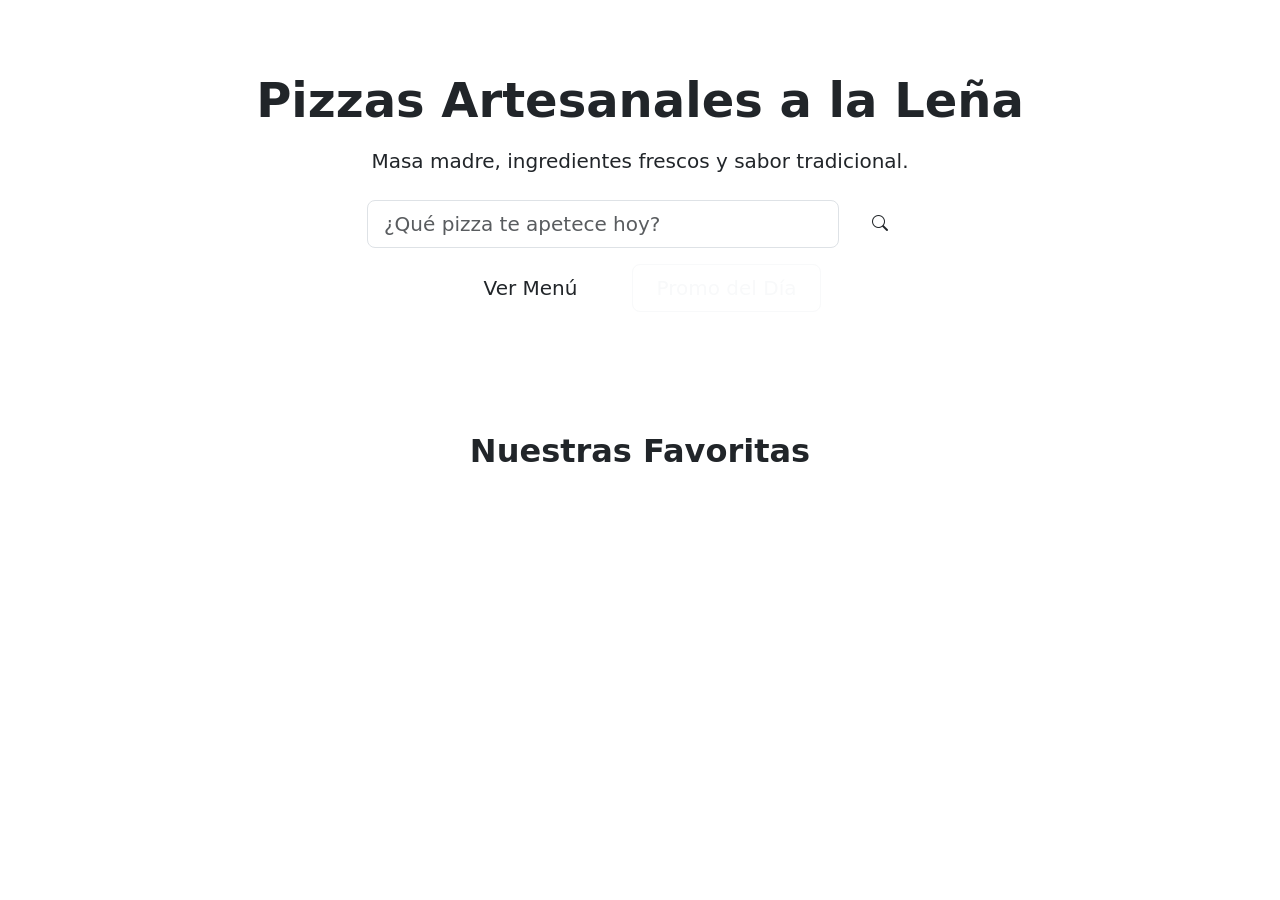
<file: src/main/resources/templates/index.html>
<!DOCTYPE html>
<html lang="es" xmlns:th="http://www.thymeleaf.org">

<head>
    <meta charset="UTF-8">
    <meta name="viewport" content="width=device-width, initial-scale=1.0">
    <title>Little Doky's Hub - Pizzería Artesanal</title>
    <link rel="shortcut icon" th:href="@{/favicon.ico}" type="image/x-icon">
    <link href="https://cdn.jsdelivr.net/npm/bootstrap@5.3.3/dist/css/bootstrap.min.css" rel="stylesheet">
    <link rel="stylesheet" href="https://cdn.jsdelivr.net/npm/bootstrap-icons@1.11.3/font/bootstrap-icons.min.css">
    <link rel="stylesheet" th:href="@{/style/styles.css}">
</head>

<body>
    <div th:replace="~{fragments/header :: header('inicio')}"></div>

    <main>
        <section class="banner-principal text-center py-5">
            <div class="container py-4">
                <h1 class="display-5 fw-bold mb-3">Pizzas Artesanales a la Leña</h1>
                <p class="lead mb-4">Masa madre, ingredientes frescos y sabor tradicional.</p>
                <div class="row justify-content-center mb-3">
                    <div class="col-12 col-md-6">
                        <form class="d-flex gap-2" th:action="@{/categorias}" method="get">
                            <input type="search" class="form-control form-control-lg"
                                placeholder="¿Qué pizza te apetece hoy?">
                            <button class="btn btn-accent px-4" type="submit"><i class="bi bi-search"></i></button>
                        </form>
                    </div>
                </div>

                <div class="mt-3">
                    <a th:href="@{/categorias}" class="btn btn-main btn-lg px-4 me-4">Ver Menú</a>
                    <button class="btn btn-outline-light btn-lg px-4" data-bs-toggle="modal"
                        data-bs-target="#modalPromo">
                        Promo del Día
                    </button>
                </div>
            </div>
        </section>

        <section class="container my-5">
            <h2 class="text-center fw-bold mb-4">Nuestras Favoritas</h2>

            <div class="row g-4">
                <th:block th:each="pizza : ${favoritas}">
                    <div th:replace="~{fragments/cards :: tarjetaProducto(${pizza})}"></div>
                </th:block>
            </div>
        </section>
    </main>

    <!-- Modales -->
    <div th:replace="~{fragments/modals :: modalPromo}"></div>
    <div th:replace="~{fragments/modals :: modalCarrito}"></div>

    <!-- Footer -->
    <footer th:replace="~{fragments/footer :: footer}"></footer>

    <script src="https://cdn.jsdelivr.net/npm/bootstrap@5.3.3/dist/js/bootstrap.bundle.min.js"></script>
    <script th:src="@{/js/main.js}"></script>
    <script th:src="@{/js/scroll.js}"></script>
</body>

</html>
</file>
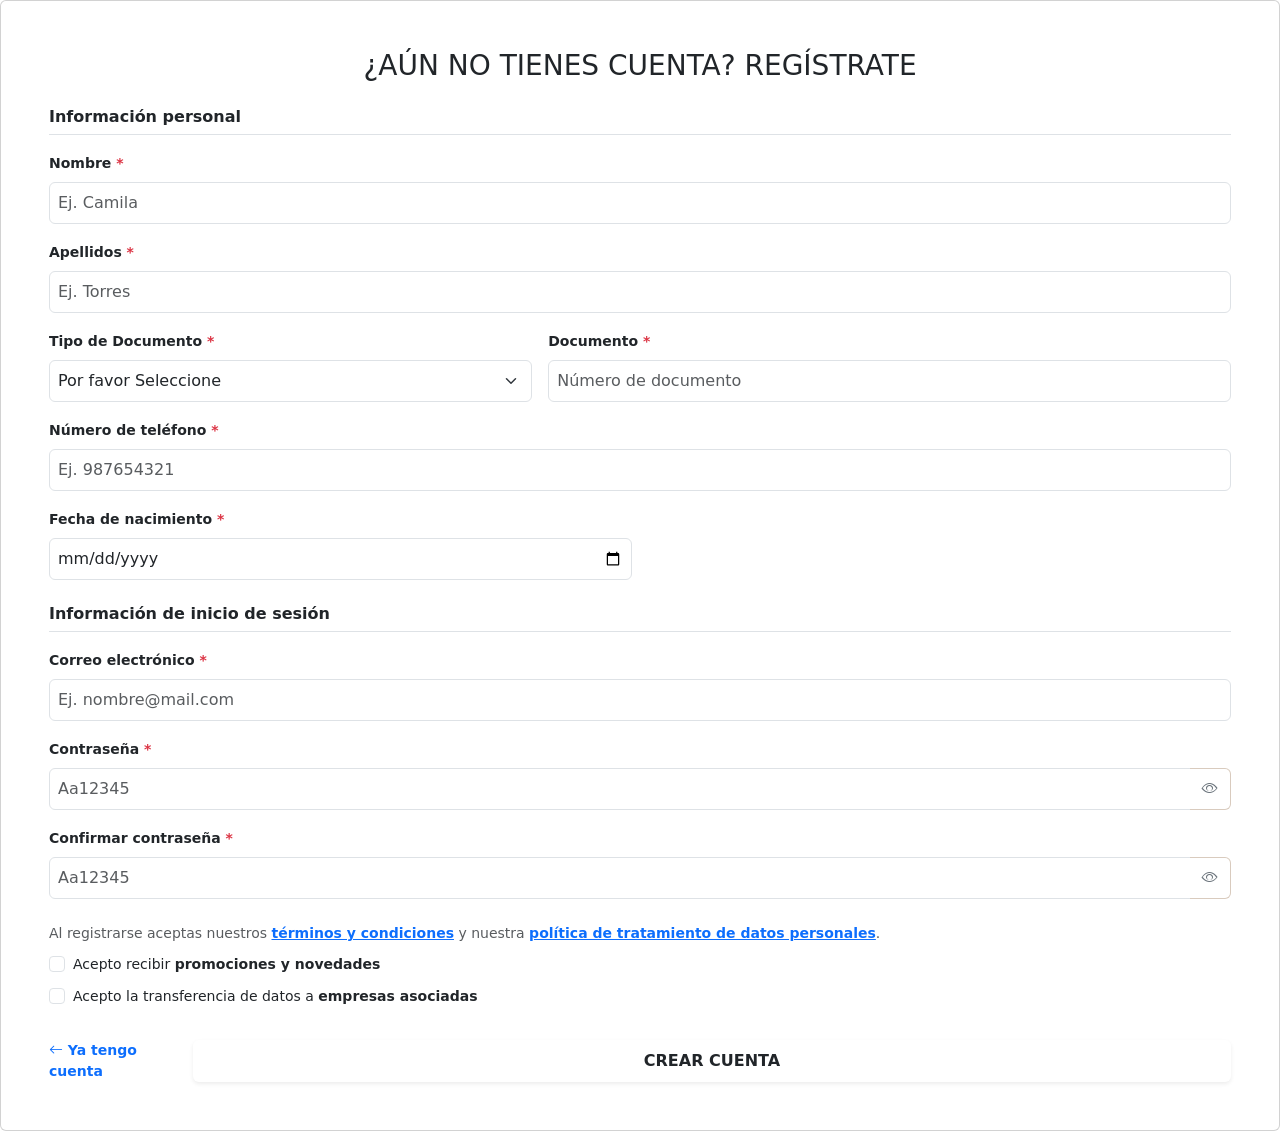
<file: src/main/resources/templates/account/create.html>
<!DOCTYPE html>
<html lang="es" xmlns:th="http://www.thymeleaf.org">

<head>
    <meta charset="UTF-8">
    <meta name="viewport" content="width=device-width, initial-scale=1.0">
    <title>Little Doky's Hub - Registro</title>
    <link rel="shortcut icon" th:href="@{/favicon.ico}" type="image/x-icon">
    <link href="https://cdn.jsdelivr.net/npm/bootstrap@5.3.3/dist/css/bootstrap.min.css" rel="stylesheet">
    <link rel="stylesheet" href="https://cdn.jsdelivr.net/npm/bootstrap-icons@1.11.3/font/bootstrap-icons.min.css">
    <link rel="stylesheet" th:href="@{/style/styles.css}">
</head>

<body class="d-flex flex-column min-vh-100">

    <div th:replace="~{fragments/header :: header('')}"></div>

    <main class="auth-wrapper flex-grow-1">
        <div class="card card-register p-4 p-md-5">
            <h3 class="auth-title text-center text-uppercase mb-4">¿AÚN NO TIENES CUENTA? REGÍSTRATE</h3>

            <form novalidate>
                <!-- Información personal -->
                <div class="border-bottom pb-2 mb-3">
                    <h6 class="fw-bold mb-0 text-dark">Información personal</h6>
                </div>

                <div class="row g-3 mb-3">
                    <div class="col-12">
                        <label for="nombre" class="form-label fw-semibold small">
                            Nombre <span class="text-danger">*</span>
                        </label>
                        <input type="text" class="form-control form-control-custom p-2" id="nombre"
                            placeholder="Ej. Camila" required>
                    </div>

                    <div class="col-12">
                        <label for="apellidos" class="form-label fw-semibold small">
                            Apellidos <span class="text-danger">*</span>
                        </label>
                        <input type="text" class="form-control form-control-custom p-2" id="apellidos"
                            placeholder="Ej. Torres" required>
                    </div>

                    <div class="col-12 col-md-5">
                        <label for="tipoDoc" class="form-label fw-semibold small">
                            Tipo de Documento <span class="text-danger">*</span>
                        </label>
                        <select class="form-select form-control-custom p-2" id="tipoDoc" required>
                            <option value="" disabled selected>Por favor Seleccione</option>
                            <option value="DNI">DNI</option>
                            <option value="CE">Carnet de Extranjería</option>
                            <option value="PASAPORTE">Pasaporte</option>
                        </select>
                    </div>

                    <div class="col-12 col-md-7">
                        <label for="documento" class="form-label fw-semibold small">
                            Documento <span class="text-danger">*</span>
                        </label>
                        <input type="text" class="form-control form-control-custom p-2" id="documento"
                            placeholder="Número de documento" required>
                    </div>

                    <div class="col-12">
                        <label for="telefono" class="form-label fw-semibold small">
                            Número de teléfono <span class="text-danger">*</span>
                        </label>
                        <input type="tel" class="form-control form-control-custom p-2" id="telefono"
                            placeholder="Ej. 987654321" required>
                    </div>

                    <div class="col-12 col-md-6">
                        <label for="nacimiento" class="form-label fw-semibold small">
                            Fecha de nacimiento <span class="text-danger">*</span>
                        </label>
                        <input type="date" class="form-control form-control-custom p-2" id="nacimiento" required>
                    </div>
                </div>

                <!-- Información de inicio de sesión -->
                <div class="border-bottom pb-2 mb-3 mt-4">
                    <h6 class="fw-bold mb-0 text-dark">Información de inicio de sesión</h6>
                </div>

                <div class="row g-3 mb-4">
                    <div class="col-12">
                        <label for="email" class="form-label fw-semibold small">
                            Correo electrónico <span class="text-danger">*</span>
                        </label>
                        <input type="email" class="form-control form-control-custom p-2" id="email"
                            placeholder="Ej. nombre@mail.com" required>
                    </div>

                    <div class="col-12">
                        <label for="password" class="form-label fw-semibold small">
                            Contraseña <span class="text-danger">*</span>
                        </label>
                        <div class="input-group">
                            <input type="password" class="form-control form-control-custom p-2" id="password"
                                placeholder="Aa12345" required>
                            <button class="btn btn-outline-secondary bg-white border-start-0 toggle-pass"
                                style="border-color: #d9cbbe;" type="button" data-target="password">
                                <i class="bi bi-eye"></i>
                            </button>
                        </div>
                    </div>

                    <div class="col-12">
                        <label for="confirmPassword" class="form-label fw-semibold small">
                            Confirmar contraseña <span class="text-danger">*</span>
                        </label>
                        <div class="input-group">
                            <input type="password" class="form-control form-control-custom p-2" id="confirmPassword"
                                placeholder="Aa12345" required>
                            <button class="btn btn-outline-secondary bg-white border-start-0 toggle-pass"
                                style="border-color: #d9cbbe;" type="button" data-target="confirmPassword">
                                <i class="bi bi-eye"></i>
                            </button>
                        </div>
                    </div>
                </div>

                <!-- Términos y Checkboxes -->
                <div class="mb-4">
                    <p class="small text-muted mb-2">
                        Al registrarse aceptas nuestros <a th:href="@{#}" class="link-custom fw-semibold">términos y
                            condiciones</a> y nuestra <a th:href="@{#}" class="link-custom fw-semibold">política de
                            tratamiento de datos personales</a>.
                    </p>
                    <div class="form-check mb-2">
                        <input class="form-check-input" type="checkbox" id="checkPromo">
                        <label class="form-check-label small" for="checkPromo">
                            Acepto recibir <strong>promociones y novedades</strong>
                        </label>
                    </div>
                    <div class="form-check">
                        <input class="form-check-input" type="checkbox" id="checkDatos">
                        <label class="form-check-label small" for="checkDatos">
                            Acepto la transferencia de datos a <strong>empresas asociadas</strong>
                        </label>
                    </div>
                </div>

                <!-- Botones de Acción -->
                <div class="d-flex flex-column flex-sm-row justify-content-between align-items-center gap-3 pt-2">
                    <a th:href="@{/login}" class="link-custom small fw-semibold text-decoration-none">
                        <i class="bi bi-arrow-left"></i> Ya tengo cuenta</a>
                    <button type="submit"
                        class="btn btn-accent px-4 py-2 fw-bold text-uppercase shadow-sm w-100 w-sm-auto">
                        CREAR CUENTA
                    </button>
                </div>
            </form>
        </div>
    </main>

    <div th:replace="~{fragments/modals :: modalCarrito}"></div>

    <footer th:replace="~{fragments/footer :: footer}"></footer>

    <script src="https://cdn.jsdelivr.net/npm/bootstrap@5.3.3/dist/js/bootstrap.bundle.min.js"></script>
    <script th:src="@{/js/main.js}"></script>
    <script th:src="@{/js/auth.js}"></script>
</body>

</html>
</file>
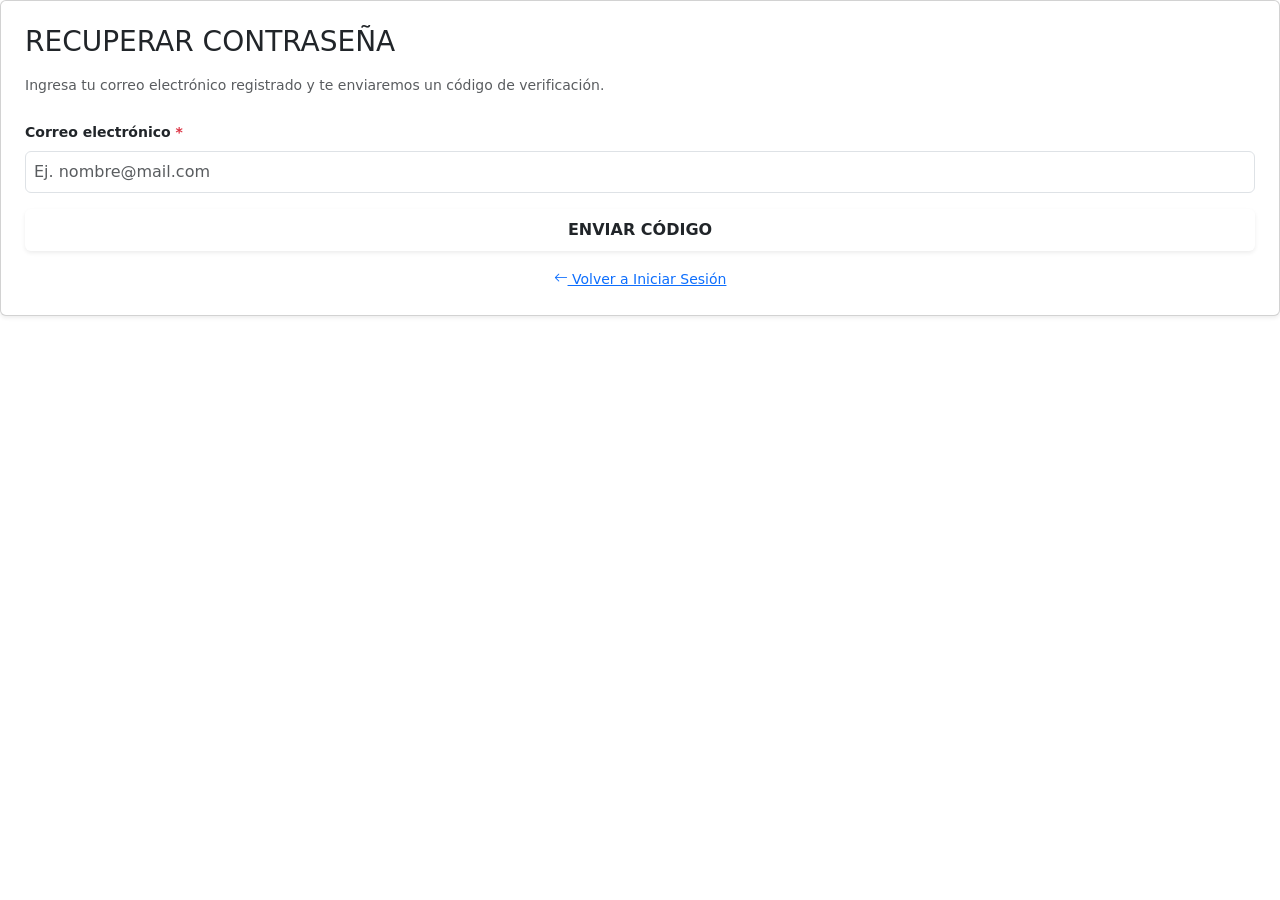
<file: src/main/resources/templates/account/forgotpassword.html>
<!DOCTYPE html>
<html lang="es" xmlns:th="http://www.thymeleaf.org">

<head>
    <meta charset="UTF-8">
    <meta name="viewport" content="width=device-width, initial-scale=1.0">
    <title>Little Doky's Hub - Recuperar Contraseña</title>
    <link rel="shortcut icon" th:href="@{/favicon.ico}" type="image/x-icon">
    <link href="https://cdn.jsdelivr.net/npm/bootstrap@5.3.3/dist/css/bootstrap.min.css" rel="stylesheet">
    <link rel="stylesheet" href="https://cdn.jsdelivr.net/npm/bootstrap-icons@1.11.3/font/bootstrap-icons.min.css">
    <link rel="stylesheet" th:href="@{/style/styles.css}">
</head>

<body class="d-flex flex-column min-vh-100">

    <div th:replace="~{fragments/header :: header('')}"></div>

    <main class="auth-wrapper flex-grow-1">
        <div class="card card-register shadow-sm p-4">
            <h3 class="auth-title text-uppercase mb-3">RECUPERAR CONTRASEÑA</h3>
            <p class="small text-muted mb-4">Ingresa tu correo electrónico registrado y te enviaremos un código de
                verificación.</p>

            <form id="forgotForm" th:action="@{/verifycode}" method="GET">
                <div class="mb-3">
                    <label for="email" class="form-label fw-semibold small">
                        Correo electrónico <span class="text-danger">*</span>
                    </label>
                    <input type="email" class="form-control form-control-custom p-2" id="email" name="email"
                        placeholder="Ej. nombre@mail.com" required>
                </div>

                <div class="mb-3">
                    <button type="submit" class="btn btn-accent w-100 py-2 fw-bold text-uppercase shadow-sm">
                        ENVIAR CÓDIGO
                    </button>
                </div>

                <div class="text-center">
                    <a th:href="@{/login}" class="text-decoration-underline small link-custom">
                        <i class="bi bi-arrow-left"></i> Volver a Iniciar Sesión
                    </a>
                </div>
            </form>
        </div>
    </main>

    <div th:replace="~{fragments/modals :: modalCarrito}"></div>
    <div th:replace="~{fragments/modals :: modalNotificacion}"></div>

    <footer th:replace="~{fragments/footer :: footer}"></footer>

    <script src="https://cdn.jsdelivr.net/npm/bootstrap@5.3.3/dist/js/bootstrap.bundle.min.js"></script>
    <script th:src="@{/js/main.js}"></script>
    <script th:src="@{/js/recovery.js}"></script>
</body>

</html>
</file>
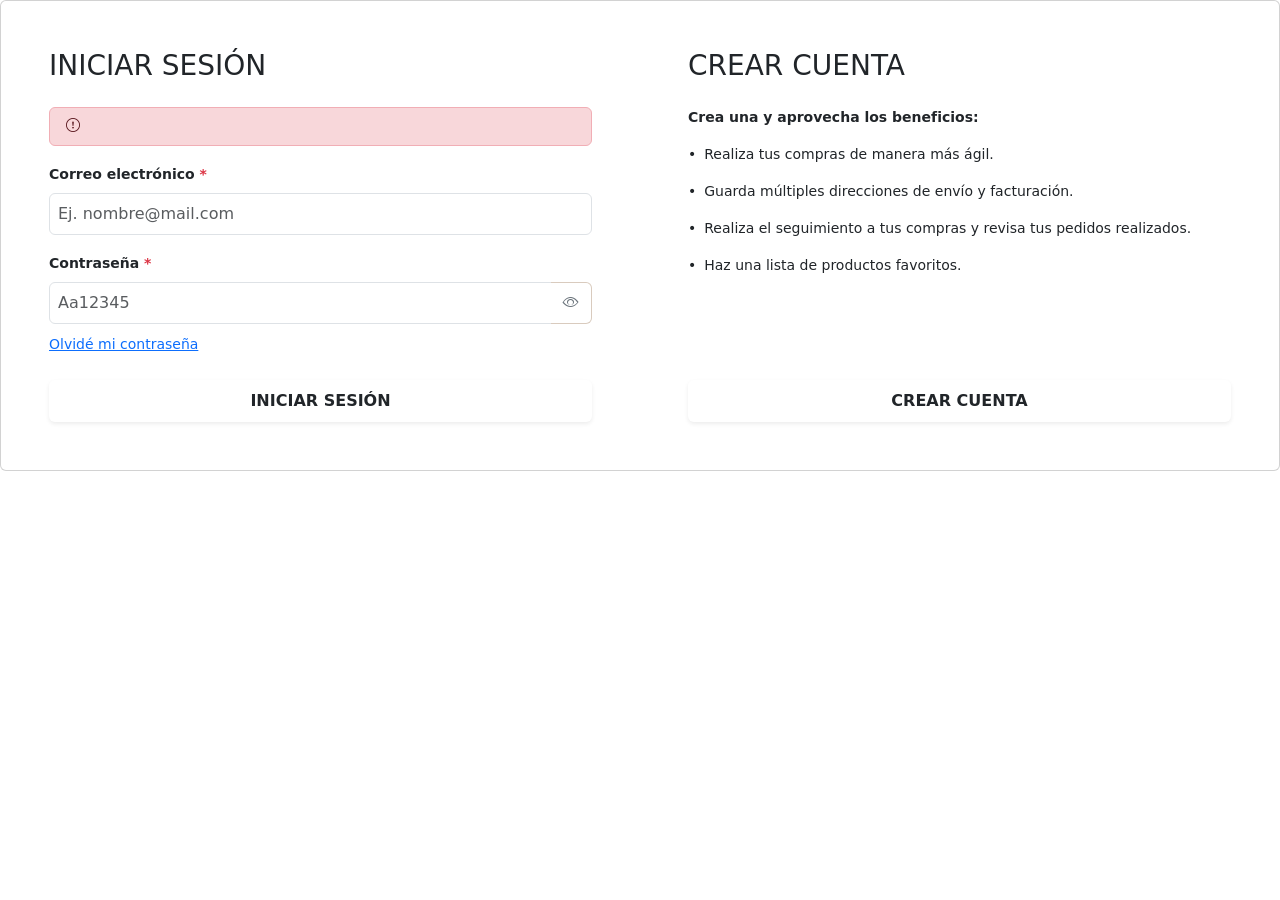
<file: src/main/resources/templates/account/login.html>
<!DOCTYPE html>
<html lang="es" xmlns:th="http://www.thymeleaf.org">

<head>
    <meta charset="UTF-8">
    <meta name="viewport" content="width=device-width, initial-scale=1.0">
    <title>Little Doky's Hub - Iniciar Sesión</title>
    <link rel="shortcut icon" th:href="@{/favicon.ico}" type="image/x-icon">
    <link href="https://cdn.jsdelivr.net/npm/bootstrap@5.3.3/dist/css/bootstrap.min.css" rel="stylesheet">
    <link rel="stylesheet" href="https://cdn.jsdelivr.net/npm/bootstrap-icons@1.11.3/font/bootstrap-icons.min.css">
    <link rel="stylesheet" th:href="@{/style/styles.css}">
</head>

<body class="d-flex flex-column min-vh-100">

    <div th:replace="~{fragments/header :: header('')}"></div>

    <main class="auth-wrapper flex-grow-1">
        <div class="card card-auth p-0">
            <div class="row g-0 align-items-stretch">

                <div class="col-12 col-md-6 auth-panel-left p-4 p-md-5 d-flex flex-column justify-content-between">
                    <div>
                        <h3 class="auth-title text-uppercase mb-4">INICIAR SESIÓN</h3>
                        <div class="alert alert-danger py-2 small" th:if="${error}">
                            <i class="bi bi-exclamation-circle me-1"></i>
                            <span th:text="${error}"></span>
                        </div>

                        <form th:action="@{/login}" method="POST">
                            <div class="mb-3">
                                <label for="email" class="form-label fw-semibold small">
                                    Correo electrónico <span class="text-danger">*</span>
                                </label>
                                <input type="email" name="email" class="form-control form-control-custom p-2" id="email"
                                    placeholder="Ej. nombre@mail.com" required>
                            </div>

                            <div class="mb-2">
                                <label for="password" class="form-label fw-semibold small">
                                    Contraseña <span class="text-danger">*</span>
                                </label>
                                <div class="input-group">
                                    <input type="password" name="password" class="form-control form-control-custom p-2"
                                        id="password" placeholder="Aa12345" required>
                                    <button class="btn btn-outline-secondary bg-white border-start-0"
                                        style="border-color: #d9cbbe;" type="button" id="togglePassword">
                                        <i class="bi bi-eye"></i>
                                    </button>
                                </div>
                            </div>

                            <div class="mb-4">
                                <a th:href="@{/forgotpassword}" class="text-decoration-underline small link-custom">
                                    Olvidé mi contraseña
                                </a>
                            </div>

                            <div>
                                <button type="submit"
                                    class="btn btn-accent w-100 py-2 fw-bold text-uppercase shadow-sm">
                                    INICIAR SESIÓN
                                </button>
                            </div>
                        </form>
                    </div>
                </div>

                <div class="col-12 col-md-6 auth-panel-right p-4 p-md-5 d-flex flex-column justify-content-between">
                    <div>
                        <h3 class="auth-title text-uppercase mb-4">CREAR CUENTA</h3>
                        <p class="fw-bold mb-3 small text-dark">Crea una y aprovecha los beneficios:</p>

                        <ul class="list-unstyled d-flex flex-column gap-3 small mb-4">
                            <li class="d-flex align-items-start gap-2">
                                <span class="bullet-icon">•</span>
                                <span>Realiza tus compras de manera más ágil.</span>
                            </li>
                            <li class="d-flex align-items-start gap-2">
                                <span class="bullet-icon">•</span>
                                <span>Guarda múltiples direcciones de envío y facturación.</span>
                            </li>
                            <li class="d-flex align-items-start gap-2">
                                <span class="bullet-icon">•</span>
                                <span>Realiza el seguimiento a tus compras y revisa tus pedidos realizados.</span>
                            </li>
                            <li class="d-flex align-items-start gap-2">
                                <span class="bullet-icon">•</span>
                                <span>Haz una lista de productos favoritos.</span>
                            </li>
                        </ul>
                    </div>

                    <div class="mt-auto pt-2">
                        <a th:href="@{/registro}"
                            class="btn btn-accent w-100 py-2 fw-bold text-uppercase shadow-sm text-center d-block">
                            CREAR CUENTA
                        </a>
                    </div>
                </div>

            </div>
        </div>
    </main>

    <div th:replace="~{fragments/modals :: modalCarrito}"></div>

    <footer th:replace="~{fragments/footer :: footer}"></footer>

    <script src="https://cdn.jsdelivr.net/npm/bootstrap@5.3.3/dist/js/bootstrap.bundle.min.js"></script>
    <script th:inline="javascript">
        /*<![CDATA[*/
        const usuariosBackend = /*[[${listaUsuarios}]]*/[];
        if (usuariosBackend && usuariosBackend.length > 0) {
            let actuales = JSON.parse(localStorage.getItem('dokyUsuarios') || '[]');

            usuariosBackend.forEach(u => {
                if (!actuales.some(existente => existente.email.toLowerCase() === u.email.toLowerCase())) {
                    actuales.push(u);
                }
            });

            localStorage.setItem('dokyUsuarios', JSON.stringify(actuales));
        }
        /*]]>*/
    </script>
    <script th:src="@{/js/auth.js}"></script>
    <script th:src="@{/js/main.js}"></script>
</body>

</html>
</file>
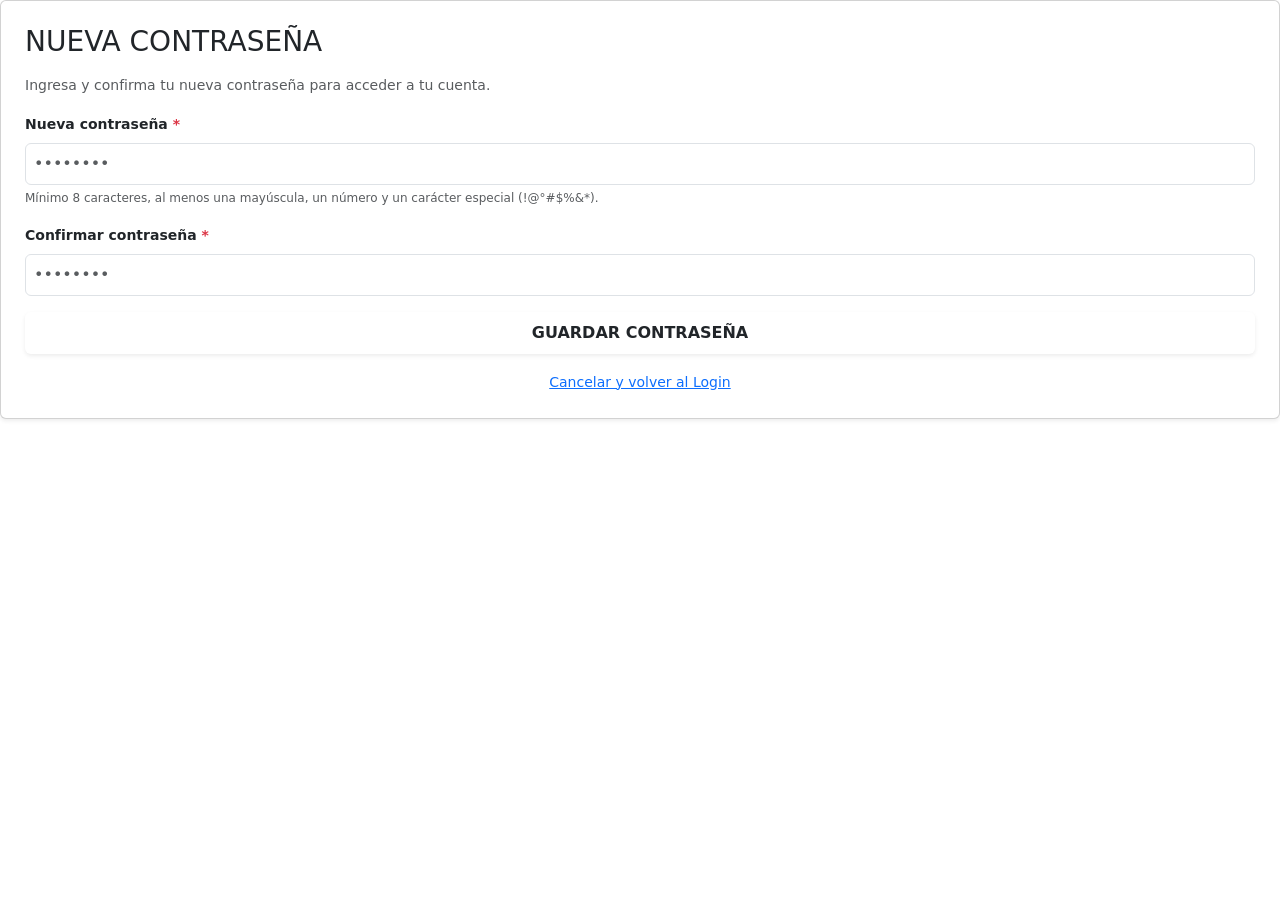
<file: src/main/resources/templates/account/resetpassword.html>
<!DOCTYPE html>
<html lang="es" xmlns:th="http://www.thymeleaf.org">

<head>
    <meta charset="UTF-8">
    <meta name="viewport" content="width=device-width, initial-scale=1.0">
    <title>Little Doky's Hub - Restablecer Contraseña</title>
    <link rel="shortcut icon" th:href="@{/favicon.ico}" type="image/x-icon">
    <link href="https://cdn.jsdelivr.net/npm/bootstrap@5.3.3/dist/css/bootstrap.min.css" rel="stylesheet">
    <link rel="stylesheet" href="https://cdn.jsdelivr.net/npm/bootstrap-icons@1.11.3/font/bootstrap-icons.min.css">
    <link rel="stylesheet" th:href="@{/style/styles.css}">
</head>

<body class="d-flex flex-column min-vh-100">

    <div th:replace="~{fragments/header :: header('')}"></div>

    <main class="auth-wrapper flex-grow-1">
        <div class="card card-register shadow-sm p-4">
            <h3 class="auth-title text-uppercase mb-3">NUEVA CONTRASEÑA</h3>
            <p class="small text-muted mb-3">Ingresa y confirma tu nueva contraseña para acceder a tu cuenta.</p>

            <form id="resetForm" th:action="@{/login}" method="GET">
                <div class="mb-3">
                    <label for="newPassword" class="form-label fw-semibold small">
                        Nueva contraseña <span class="text-danger">*</span>
                    </label>
                    <input type="password" class="form-control form-control-custom p-2" id="newPassword"
                        name="newPassword" placeholder="••••••••" required>
                    <span class="text-muted small d-block mt-1" style="font-size: 0.75rem;">
                        Mínimo 8 caracteres, al menos una mayúscula, un número y un carácter especial (!@°#$%&*).
                    </span>
                </div>

                <div class="mb-3">
                    <label for="confirmPassword" class="form-label fw-semibold small">
                        Confirmar contraseña <span class="text-danger">*</span>
                    </label>
                    <input type="password" class="form-control form-control-custom p-2" id="confirmPassword"
                        name="confirmPassword" placeholder="••••••••" required>
                </div>

                <div class="mb-3">
                    <button type="submit" class="btn btn-accent w-100 py-2 fw-bold text-uppercase shadow-sm">
                        GUARDAR CONTRASEÑA
                    </button>
                </div>

                <div class="text-center">
                    <a th:href="@{/login}" class="text-decoration-underline small link-custom">
                        Cancelar y volver al Login
                    </a>
                </div>
            </form>
        </div>
    </main>

    <div th:replace="~{fragments/modals :: modalCarrito}"></div>
    <div th:replace="~{fragments/modals :: modalNotificacion}"></div>

    <footer th:replace="~{fragments/footer :: footer}"></footer>

    <script src="https://cdn.jsdelivr.net/npm/bootstrap@5.3.3/dist/js/bootstrap.bundle.min.js"></script>
    <script th:src="@{/js/main.js}"></script>
    <script th:src="@{/js/recovery.js}"></script>
</body>

</html>
</file>
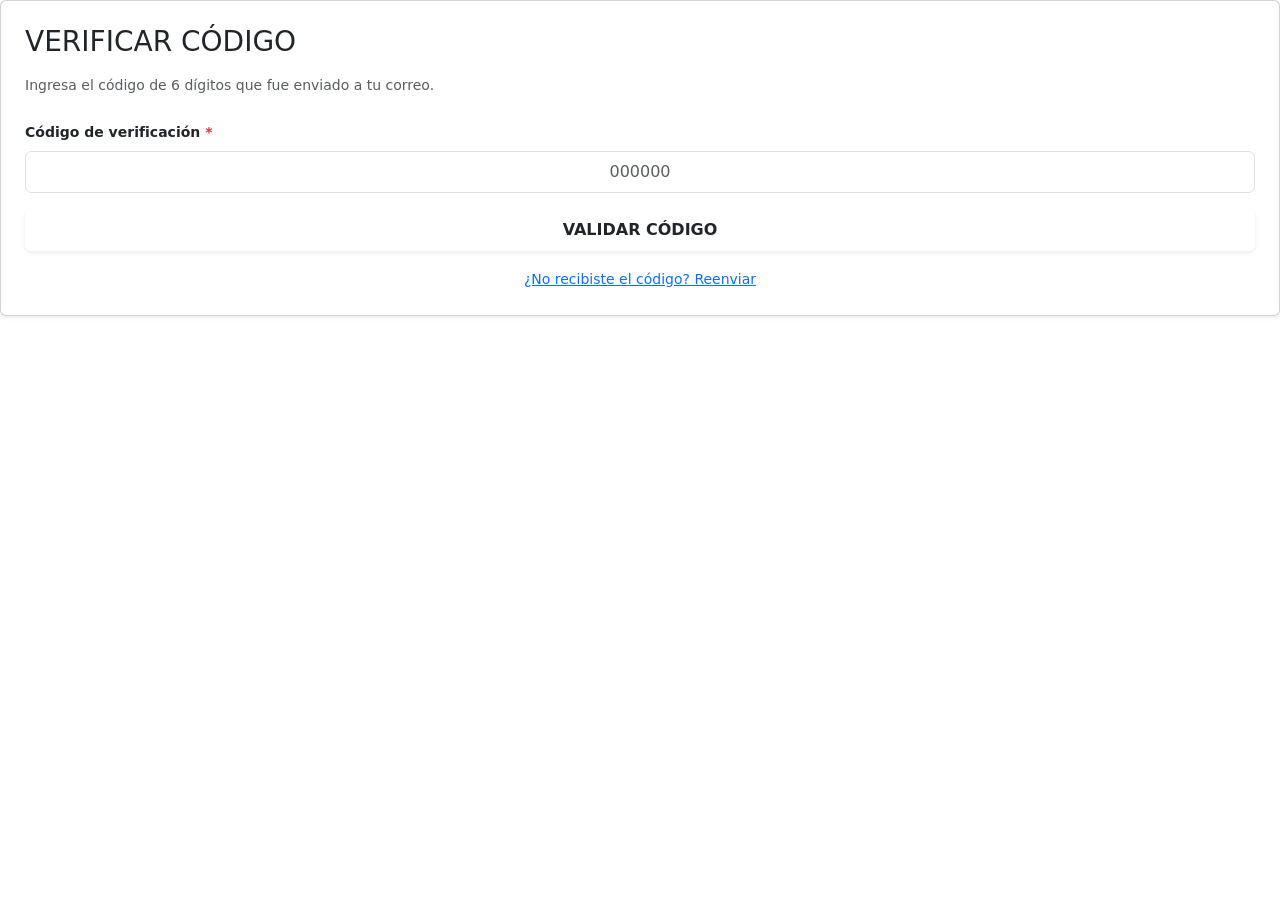
<file: src/main/resources/templates/account/verifycode.html>
<!DOCTYPE html>
<html lang="es" xmlns:th="http://www.thymeleaf.org">

<head>
    <meta charset="UTF-8">
    <meta name="viewport" content="width=device-width, initial-scale=1.0">
    <title>Little Doky's Hub - Verificar Código</title>
    <link rel="shortcut icon" th:href="@{/favicon.ico}" type="image/x-icon">
    <link href="https://cdn.jsdelivr.net/npm/bootstrap@5.3.3/dist/css/bootstrap.min.css" rel="stylesheet">
    <link rel="stylesheet" href="https://cdn.jsdelivr.net/npm/bootstrap-icons@1.11.3/font/bootstrap-icons.min.css">
    <link rel="stylesheet" th:href="@{/style/styles.css}">
</head>

<body class="d-flex flex-column min-vh-100">

    <div th:replace="~{fragments/header :: header('')}"></div>

    <main class="auth-wrapper flex-grow-1">
        <div class="card card-register shadow-sm p-4">
            <h3 class="auth-title text-uppercase mb-3">VERIFICAR CÓDIGO</h3>
            <p class="small text-muted mb-4">Ingresa el código de 6 dígitos que fue enviado a tu correo.</p>

            <form id="verifyForm" th:action="@{/resetpassword}" method="GET">
                <div class="mb-3">
                    <label for="codigo" class="form-label fw-semibold small">
                        Código de verificación <span class="text-danger">*</span>
                    </label>
                    <input type="text" class="form-control form-control-custom p-2 text-center" id="codigo"
                        name="codigo" maxlength="6" placeholder="000000" inputmode="numeric" required>
                </div>

                <div class="mb-3">
                    <button type="submit" class="btn btn-accent w-100 py-2 fw-bold text-uppercase shadow-sm">
                        VALIDAR CÓDIGO
                    </button>
                </div>

                <div class="text-center">
                    <a th:href="@{/forgotpassword}" class="text-decoration-underline small link-custom">
                        ¿No recibiste el código? Reenviar
                    </a>
                </div>
            </form>
        </div>
    </main>

    <div th:replace="~{fragments/modals :: modalCarrito}"></div>
    <div th:replace="~{fragments/modals :: modalNotificacion}"></div>

    <footer th:replace="~{fragments/footer :: footer}"></footer>

    <script src="https://cdn.jsdelivr.net/npm/bootstrap@5.3.3/dist/js/bootstrap.bundle.min.js"></script>
    <script th:src="@{/js/main.js}"></script>
    <script th:src="@{/js/recovery.js}"></script>
</body>

</html>
</file>
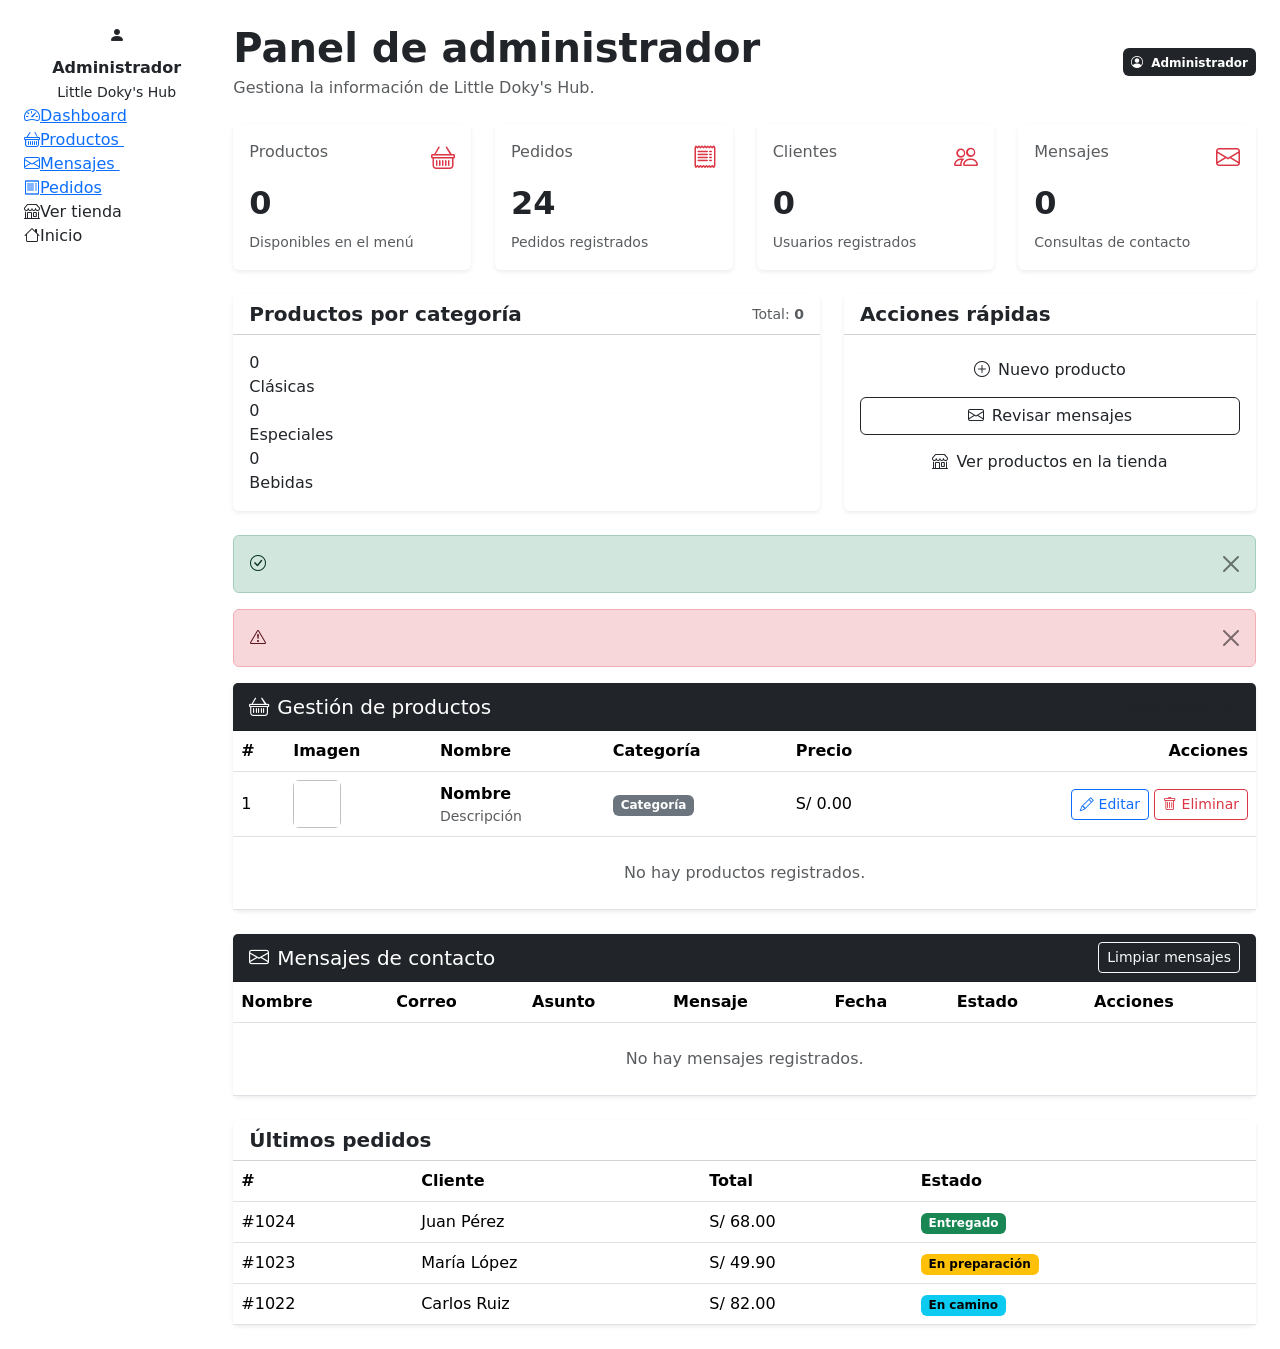
<file: src/main/resources/templates/admin/admin.html>
<!DOCTYPE html>
<html lang="es" xmlns:th="http://www.thymeleaf.org">

<head>
    <meta charset="UTF-8">
    <meta name="viewport" content="width=device-width, initial-scale=1.0">
    <title>Little Doky's Hub - Administrador</title>
    <link rel="shortcut icon" th:href="@{/favicon.ico}" type="image/x-icon">
    <link href="https://cdn.jsdelivr.net/npm/bootstrap@5.3.3/dist/css/bootstrap.min.css" rel="stylesheet">
    <link rel="stylesheet" href="https://cdn.jsdelivr.net/npm/bootstrap-icons@1.11.3/font/bootstrap-icons.min.css">
    <link rel="stylesheet" th:href="@{/style/styles.css}">
</head>

<body>
    <div th:replace="~{fragments/header :: header('')}"></div>
    <main class="py-4">
        <div class="container-fluid px-lg-4">
            <div class="row g-4">

                <aside class="col-lg-3 col-xl-2">
                    <nav class="admin-sidebar" id="adminSidebar">
                        <div class="admin-profile text-center">
                            <div class="admin-avatar"><i class="bi bi-person-fill"></i></div>
                            <div class="fw-bold mt-2">Administrador</div>
                            <small class="admin-muted">Little Doky's Hub</small>
                        </div>
                        <ul class="admin-menu list-unstyled mb-0">
                            <li><a href="#resumen" class="active"><i class="bi bi-speedometer2"></i>Dashboard</a></li>
                            <li><a href="#productos"><i class="bi bi-basket"></i>Productos
                                    <span class="badge rounded-pill ms-auto"
                                        th:text="${#lists.size(productos)}">0</span></a></li>
                            <li><a href="#mensajes"><i class="bi bi-envelope"></i>Mensajes
                                    <span class="badge rounded-pill ms-auto" id="sidebarMsgCount">0</span></a></li>
                            <li><a href="#pedidos"><i class="bi bi-receipt"></i>Pedidos</a></li>
                            <li class="admin-menu-sep"></li>
                            <li><a th:href="@{/categorias}"><i class="bi bi-shop"></i>Ver tienda</a></li>
                            <li><a th:href="@{/}"><i class="bi bi-house"></i>Inicio</a></li>
                        </ul>
                    </nav>
                </aside>

                <section class="col-lg-9 col-xl-10">
                    <div class="d-flex flex-wrap justify-content-between align-items-center mb-4" id="resumen">
                        <div>
                            <h1 class="fw-bold mb-1">Panel de administrador</h1>
                            <p class="text-muted mb-0">Gestiona la información de Little Doky's Hub.</p>
                        </div><span class="badge text-bg-dark p-2"><i class="bi bi-person-circle me-1"></i>
                            Administrador</span>
                    </div>
                    <div class="row g-4 mb-4">
                        <div class="col-sm-6 col-lg-3">
                            <div class="card border-0 shadow-sm h-100">
                                <div class="card-body">
                                    <div class="d-flex justify-content-between"><span
                                            class="text-muted">Productos</span><i
                                            class="bi bi-basket fs-4 text-danger"></i></div>
                                    <h2 class="fw-bold mt-2" th:text="${#lists.size(productos)}">0</h2><small
                                        class="text-muted">Disponibles en el menú</small>
                                </div>
                            </div>
                        </div>
                        <div class="col-sm-6 col-lg-3">
                            <div class="card border-0 shadow-sm h-100">
                                <div class="card-body">
                                    <div class="d-flex justify-content-between"><span
                                            class="text-muted">Pedidos</span><i
                                            class="bi bi-receipt fs-4 text-danger"></i></div>
                                    <h2 class="fw-bold mt-2">24</h2><small class="text-muted">Pedidos
                                        registrados</small>
                                </div>
                            </div>
                        </div>
                        <div class="col-sm-6 col-lg-3">
                            <div class="card border-0 shadow-sm h-100">
                                <div class="card-body">
                                    <div class="d-flex justify-content-between"><span
                                            class="text-muted">Clientes</span><i
                                            class="bi bi-people fs-4 text-danger"></i></div>
                                    <h2 class="fw-bold mt-2" th:text="${totalClientes}">0</h2><small
                                        class="text-muted">Usuarios
                                        registrados</small>
                                </div>
                            </div>
                        </div>
                        <div class="col-sm-6 col-lg-3">
                            <div class="card border-0 shadow-sm h-100">
                                <div class="card-body">
                                    <div class="d-flex justify-content-between"><span
                                            class="text-muted">Mensajes</span><i
                                            class="bi bi-envelope fs-4 text-danger"></i></div>
                                    <h2 id="messageCount" class="fw-bold mt-2">0</h2><small class="text-muted">Consultas
                                        de
                                        contacto</small>
                                </div>
                            </div>
                        </div>
                    </div>

                    <div class="row g-4 mb-4">
                        <div class="col-lg-7">
                            <div class="card border-0 shadow-sm h-100">
                                <div class="card-header bg-white d-flex justify-content-between align-items-center">
                                    <h5 class="mb-0 fw-bold">Productos por categoría</h5>
                                    <small class="text-muted">Total: <strong
                                            th:text="${#lists.size(productos)}">0</strong></small>
                                </div>
                                <div class="card-body">
                                    <div class="admin-chart">
                                        <div class="admin-bar-col">
                                            <span class="admin-bar-value" th:text="${nClasicas}">0</span>
                                            <div class="admin-bar-track">
                                                <div class="admin-bar admin-bar-primary"
                                                    th:style="'height:' + ${nClasicas * 100 / maxCategoria} + '%'">
                                                </div>
                                            </div>
                                            <span class="admin-bar-label">Clásicas</span>
                                        </div>
                                        <div class="admin-bar-col">
                                            <span class="admin-bar-value" th:text="${nEspeciales}">0</span>
                                            <div class="admin-bar-track">
                                                <div class="admin-bar admin-bar-accent"
                                                    th:style="'height:' + ${nEspeciales * 100 / maxCategoria} + '%'">
                                                </div>
                                            </div>
                                            <span class="admin-bar-label">Especiales</span>
                                        </div>
                                        <div class="admin-bar-col">
                                            <span class="admin-bar-value" th:text="${nBebidas}">0</span>
                                            <div class="admin-bar-track">
                                                <div class="admin-bar admin-bar-brown"
                                                    th:style="'height:' + ${nBebidas * 100 / maxCategoria} + '%'"></div>
                                            </div>
                                            <span class="admin-bar-label">Bebidas</span>
                                        </div>
                                    </div>
                                </div>
                            </div>
                        </div>
                        <div class="col-lg-5">
                            <div class="card border-0 shadow-sm h-100">
                                <div class="card-header bg-white">
                                    <h5 class="mb-0 fw-bold">Acciones rápidas</h5>
                                </div>
                                <div class="card-body d-grid gap-2 align-content-start">
                                    <button type="button" class="btn btn-main" onclick="nuevoProducto()"><i
                                            class="bi bi-plus-circle me-2"></i>Nuevo producto</button>
                                    <a href="#mensajes" class="btn btn-outline-dark"><i
                                            class="bi bi-envelope me-2"></i>Revisar mensajes</a>
                                    <a th:href="@{/categorias}" class="btn btn-accent"><i
                                            class="bi bi-shop me-2"></i>Ver productos en la tienda</a>
                                </div>
                            </div>
                        </div>
                    </div>

                    <div class="alert alert-success alert-dismissible fade show" th:if="${exito}">
                        <i class="bi bi-check-circle me-2"></i><span th:text="${exito}"></span>
                        <button type="button" class="btn-close" data-bs-dismiss="alert"></button>
                    </div>
                    <div class="alert alert-danger alert-dismissible fade show" th:if="${error}">
                        <i class="bi bi-exclamation-triangle me-2"></i><span th:text="${error}"></span>
                        <button type="button" class="btn-close" data-bs-dismiss="alert"></button>
                    </div>

                    <div class="card border-0 shadow-sm mb-4" id="productos">
                        <div class="card-header bg-dark text-white d-flex justify-content-between align-items-center">
                            <h5 class="mb-0"><i class="bi bi-basket me-2"></i>Gestión de productos</h5>
                            <button type="button" class="btn btn-sm btn-main" onclick="nuevoProducto()">
                                <i class="bi bi-plus-circle me-1"></i>Nuevo producto
                            </button>
                        </div>
                        <div class="card-body p-0">
                            <div class="table-responsive">
                                <table class="table table-hover align-middle mb-0">
                                    <thead>
                                        <tr>
                                            <th>#</th>
                                            <th>Imagen</th>
                                            <th>Nombre</th>
                                            <th>Categoría</th>
                                            <th>Precio</th>
                                            <th class="text-end">Acciones</th>
                                        </tr>
                                    </thead>
                                    <tbody>
                                        <tr th:each="p : ${productos}">
                                            <td th:text="${p.id}">1</td>
                                            <td>
                                                <img th:src="@{${p.imagenUrl}}" th:alt="${p.nombre}" class="rounded"
                                                    style="width:48px;height:48px;object-fit:cover;">
                                            </td>
                                            <td>
                                                <span class="fw-semibold" th:text="${p.nombre}">Nombre</span>
                                                <small class="d-block text-muted text-truncate" style="max-width:320px;"
                                                    th:text="${p.descripcion}">Descripción</small>
                                            </td>
                                            <td>
                                                <span class="badge text-bg-secondary"
                                                    th:text="${p.categoria != null ? p.categoria.nombre : 'Sin categoría'}">Categoría</span>
                                            </td>
                                            <td th:text="'S/ ' + ${#numbers.formatDecimal(p.precio, 1, 2)}">S/ 0.00</td>
                                            <td class="text-end text-nowrap">
                                                <button type="button" class="btn btn-sm btn-outline-primary"
                                                    onclick="editarProducto(this)" th:data-id="${p.id}"
                                                    th:data-nombre="${p.nombre}" th:data-descripcion="${p.descripcion}"
                                                    th:data-precio="${p.precio}"
                                                    th:data-categoria="${p.categoria.codigo}"
                                                    th:data-imagen="${p.imagenUrl}">
                                                    <i class="bi bi-pencil"></i> Editar
                                                </button>
                                                <button type="button" class="btn btn-sm btn-outline-danger"
                                                    th:data-id="${p.id}" th:data-nombre="${p.nombre}"
                                                    onclick="confirmarEliminarProducto(this)">
                                                    <i class="bi bi-trash"></i> Eliminar
                                                </button>
                                            </td>
                                        </tr>
                                        <tr th:if="${#lists.isEmpty(productos)}">
                                            <td colspan="6" class="text-center text-muted py-4">No hay productos
                                                registrados.</td>
                                        </tr>
                                    </tbody>
                                </table>
                            </div>
                        </div>
                    </div>

                    <div class="card border-0 shadow-sm mb-4" id="mensajes">
                        <div class="card-header bg-dark text-white d-flex justify-content-between align-items-center">
                            <h5 class="mb-0"><i class="bi bi-envelope me-2"></i>Mensajes de contacto</h5><button
                                class="btn btn-sm btn-outline-light" onclick="limpiarMensajes()">Limpiar
                                mensajes</button>
                        </div>
                        <div class="card-body p-0">
                            <div class="table-responsive">
                                <table class="table table-hover align-middle mb-0">
                                    <thead>
                                        <tr>
                                            <th>Nombre</th>
                                            <th>Correo</th>
                                            <th>Asunto</th>
                                            <th>Mensaje</th>
                                            <th>Fecha</th>
                                            <th>Estado</th>
                                            <th>Acciones</th>
                                        </tr>
                                    </thead>
                                    <tbody id="messagesTable">
                                        <tr>
                                            <td colspan="7" class="text-center text-muted py-4">No hay mensajes
                                                registrados.
                                            </td>
                                        </tr>
                                    </tbody>
                                </table>
                            </div>
                        </div>
                    </div>

                    <div class="row g-4" id="pedidos">
                        <div class="col-12">
                            <div class="card border-0 shadow-sm">
                                <div class="card-header bg-white">
                                    <h5 class="mb-0 fw-bold">Últimos pedidos</h5>
                                </div>
                                <div class="table-responsive">
                                    <table class="table mb-0">
                                        <thead>
                                            <tr>
                                                <th>#</th>
                                                <th>Cliente</th>
                                                <th>Total</th>
                                                <th>Estado</th>
                                            </tr>
                                        </thead>
                                        <tbody>
                                            <tr>
                                                <td>#1024</td>
                                                <td>Juan Pérez</td>
                                                <td>S/ 68.00</td>
                                                <td><span class="badge text-bg-success">Entregado</span></td>
                                            </tr>
                                            <tr>
                                                <td>#1023</td>
                                                <td>María López</td>
                                                <td>S/ 49.90</td>
                                                <td><span class="badge text-bg-warning">En preparación</span></td>
                                            </tr>
                                            <tr>
                                                <td>#1022</td>
                                                <td>Carlos Ruiz</td>
                                                <td>S/ 82.00</td>
                                                <td><span class="badge text-bg-info">En camino</span></td>
                                            </tr>
                                        </tbody>
                                    </table>
                                </div>
                            </div>
                        </div>
                    </div>
                </section>
            </div>
        </div>
    </main>
    <div th:replace="~{fragments/modals :: modalCarrito}"></div>
    <div th:replace="~{fragments/modals :: modalMensaje}"></div>
    <div th:replace="~{fragments/modals :: modalLimpiarMensajes}"></div>
    <div th:replace="~{fragments/modals :: modalProducto}"></div>
    <div th:replace="~{fragments/modals :: modalEliminarProducto}"></div>

    <footer th:replace="~{fragments/footer :: footer}"></footer>
    <script th:src="@{/js/admin.js}"></script>
    <script th:src="@{/js/main.js}"></script>
    <script src="https://cdn.jsdelivr.net/npm/bootstrap@5.3.3/dist/js/bootstrap.bundle.min.js"></script>
</body>

</html>
</file>
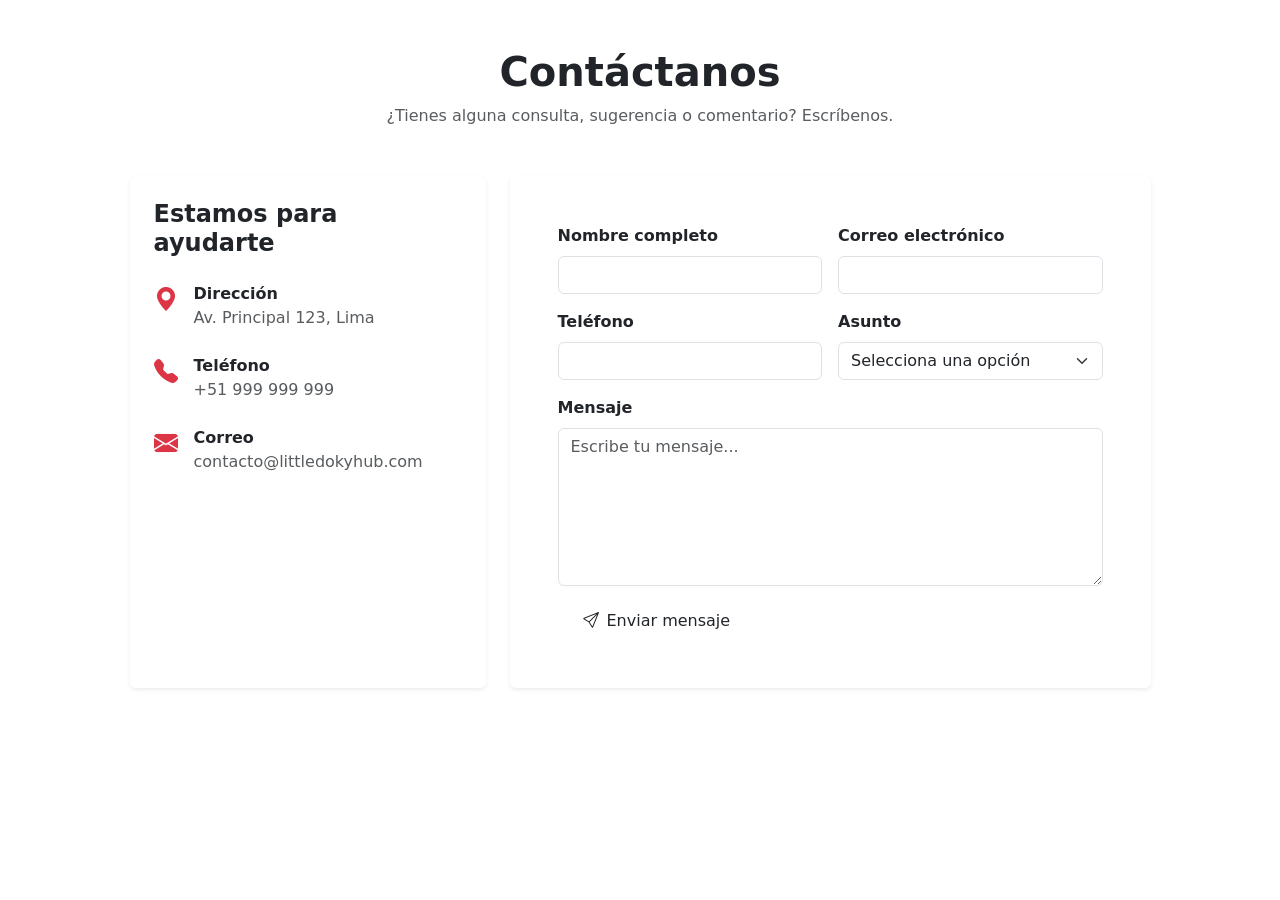
<file: src/main/resources/templates/contact/contacto.html>
<!DOCTYPE html>
<html lang="es" xmlns:th="http://www.thymeleaf.org">

<head>
    <meta charset="UTF-8">
    <meta name="viewport" content="width=device-width, initial-scale=1.0">
    <title>Little Doky's Hub - Contacto</title>
    <link rel="shortcut icon" th:href="@{/favicon.ico}" type="image/x-icon">
    <link href="https://cdn.jsdelivr.net/npm/bootstrap@5.3.3/dist/css/bootstrap.min.css" rel="stylesheet">
    <link rel="stylesheet" href="https://cdn.jsdelivr.net/npm/bootstrap-icons@1.11.3/font/bootstrap-icons.min.css">
    <link rel="stylesheet" th:href="@{/style/styles.css}">
</head>

<body>
    <div th:replace="~{fragments/header :: header('contacto')}"></div>

    <main>
        <section class="py-5">
            <div class="container">
                <div class="text-center mb-5">
                    <h1 class="fw-bold">Contáctanos</h1>
                    <p class="text-muted">¿Tienes alguna consulta, sugerencia o comentario? Escríbenos.</p>
                </div>
                <div class="row g-4 justify-content-center">
                    <div class="col-lg-4">
                        <div class="card h-100 border-0 shadow-sm p-4">
                            <h4 class="fw-bold mb-4">Estamos para ayudarte</h4>
                            <div class="d-flex gap-3 mb-4"><i class="bi bi-geo-alt-fill fs-4 text-danger"></i>
                                <div><strong>Dirección</strong>
                                    <p class="text-muted mb-0">Av. Principal 123, Lima</p>
                                </div>
                            </div>
                            <div class="d-flex gap-3 mb-4"><i class="bi bi-telephone-fill fs-4 text-danger"></i>
                                <div><strong>Teléfono</strong>
                                    <p class="text-muted mb-0">+51 999 999 999</p>
                                </div>
                            </div>
                            <div class="d-flex gap-3"><i class="bi bi-envelope-fill fs-4 text-danger"></i>
                                <div><strong>Correo</strong>
                                    <p class="text-muted mb-0">contacto@littledokyhub.com</p>
                                </div>
                            </div>
                        </div>
                    </div>
                    <div class="col-lg-7">
                        <div class="card border-0 shadow-sm p-4 p-md-5">
                            <form id="contactForm">
                                <div class="row g-3">
                                    <div class="col-md-6">
                                        <label for="nombre" class="form-label fw-semibold">Nombre completo</label>
                                        <input id="nombre" name="nombre" type="text" class="form-control" required></div>
                                    <div class="col-md-6">
                                        <label for="email" class="form-label fw-semibold">Correo electrónico</label>
                                        <input id="email" name="email" type="email" class="form-control" required>
                                    </div>
                                    <div class="col-md-6">
                                        <label for="telefono" class="form-label fw-semibold">Teléfono</label>
                                        <input id="telefono" name="telefono" type="tel" class="form-control" required>
                                    </div>
                                    <div class="col-md-6">
                                        <label for="asunto" class="form-label fw-semibold">Asunto</label>
                                        <select id="asunto" name="asunto" class="form-select" required>
                                            <option value="">Selecciona una opción</option>
                                            <option>Consulta</option>
                                            <option>Pedido</option>
                                            <option>Reclamo</option>
                                            <option>Sugerencia</option>
                                            <option>Otro</option>
                                        </select>
                                    </div>
                                    <div class="col-12">
                                        <label for="mensaje" class="form-label fw-semibold">Mensaje</label>
                                        <textarea id="mensaje" name="mensaje" class="form-control" rows="6" 
                                            placeholder="Escribe tu mensaje..." required></textarea>
                                    </div>
                                    <div class="col-12">
                                        <button type="submit" class="btn btn-main px-4">
                                            <i class="bi bi-send me-2"></i>Enviar mensaje
                                        </button>
                                    </div>
                                </div>
                            </form>
                            <div id="contactSuccess" class="alert alert-success mt-4 d-none" role="alert">
                                <i class="bi bi-check-circle me-2"></i>Tu mensaje fue registrado correctamente.
                            </div>
                        </div>
                    </div>
                </div>
            </div>
        </section>
    </main>

    <!-- ── Modal Carrito ── -->
    <div th:replace="~{fragments/modals :: modalCarrito}"></div>

    <footer th:replace="~{fragments/footer :: footer}"></footer>
    <script src="https://cdn.jsdelivr.net/npm/bootstrap@5.3.3/dist/js/bootstrap.bundle.min.js"></script>
    <script th:src="@{/js/main.js}"></script>
    <script th:src="@{/js/contact.js}"></script>
</body>

</html>
</file>
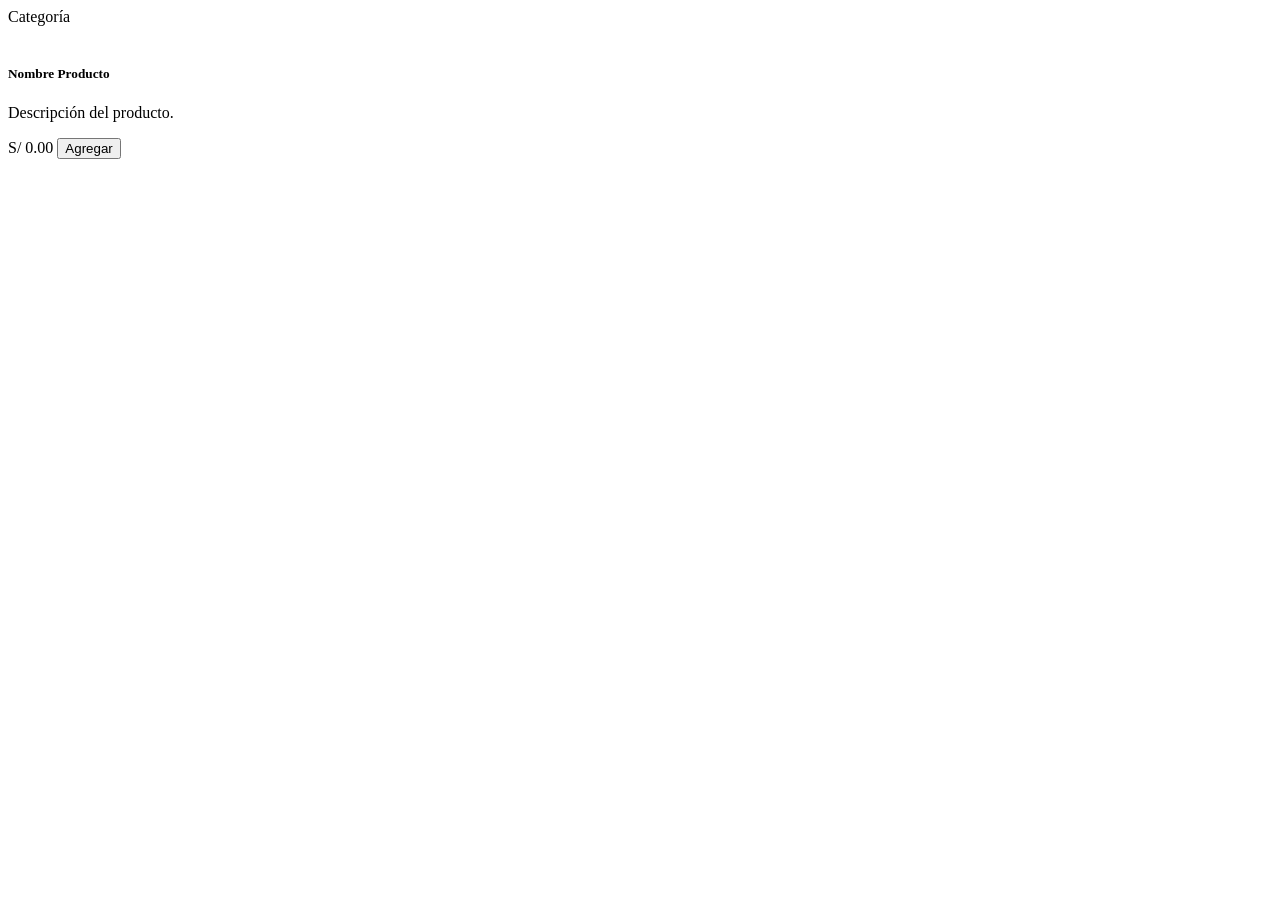
<file: src/main/resources/templates/fragments/cards.html>
<!DOCTYPE html>
<html lang="es" xmlns:th="http://www.thymeleaf.org">

<head></head>

<body>
    <div class="col-12 col-md-4 fade-up" th:fragment="tarjetaProducto(prod)">
        <div class="card h-100 shadow-sm card-pizza position-relative">
            
            <span th:if="${prod.categoria != null}"
                class="position-absolute top-0 end-0 m-2 badge bg-dark bg-opacity-75 text-white rounded-pill px-2 py-1 small"
                style="z-index: 2;">
                <i th:if="${prod.categoria.icono != null}" th:class="'bi ' + ${prod.categoria.icono} + ' me-1'"></i>
                <span th:text="${prod.categoria.nombre}">Categoría</span>
            </span>

            <div class="overflow-hidden">
                <a
                    th:href="@{/detalles(nombre=${prod.nombre}, precio=${prod.precio}, img=${prod.imagenUrl}, desc=${prod.descripcion}, cat=${prod.categoria?.nombre})}">
                    <img th:src="@{${prod.imagenUrl}}" class="card-img-top img-card" th:alt="${prod.nombre}">
                </a>
            </div>

            <div class="card-body d-flex flex-column">
                <a th:href="@{/detalles(nombre=${prod.nombre}, precio=${prod.precio}, img=${prod.imagenUrl}, desc=${prod.descripcion}, cat=${prod.categoria?.nombre})}"
                    class="text-decoration-none text-dark">
                    <h5 class="card-title fw-bold" th:text="${prod.nombre}">Nombre Producto</h5>
                </a>

                <p class="card-text text-muted small" th:text="${prod.descripcion}">Descripción del producto.</p>

                <div class="mt-auto d-flex justify-content-between align-items-center">
                    <span class="fw-bold fs-5" th:text="'S/ ' + ${#numbers.formatDecimal(prod.precio, 1, 2)}">S/
                        0.00</span>
                    <button class="btn btn-main btn-sm" type="button"
                        th:attr="onclick=|agregarAlCarrito('${prod.nombre}', ${prod.precio}, '${prod.imagenUrl}')|">
                        <i class="bi bi-cart-plus me-1"></i>Agregar
                    </button>
                </div>
            </div>
        </div>
    </div>
</body>

</html>
</file>
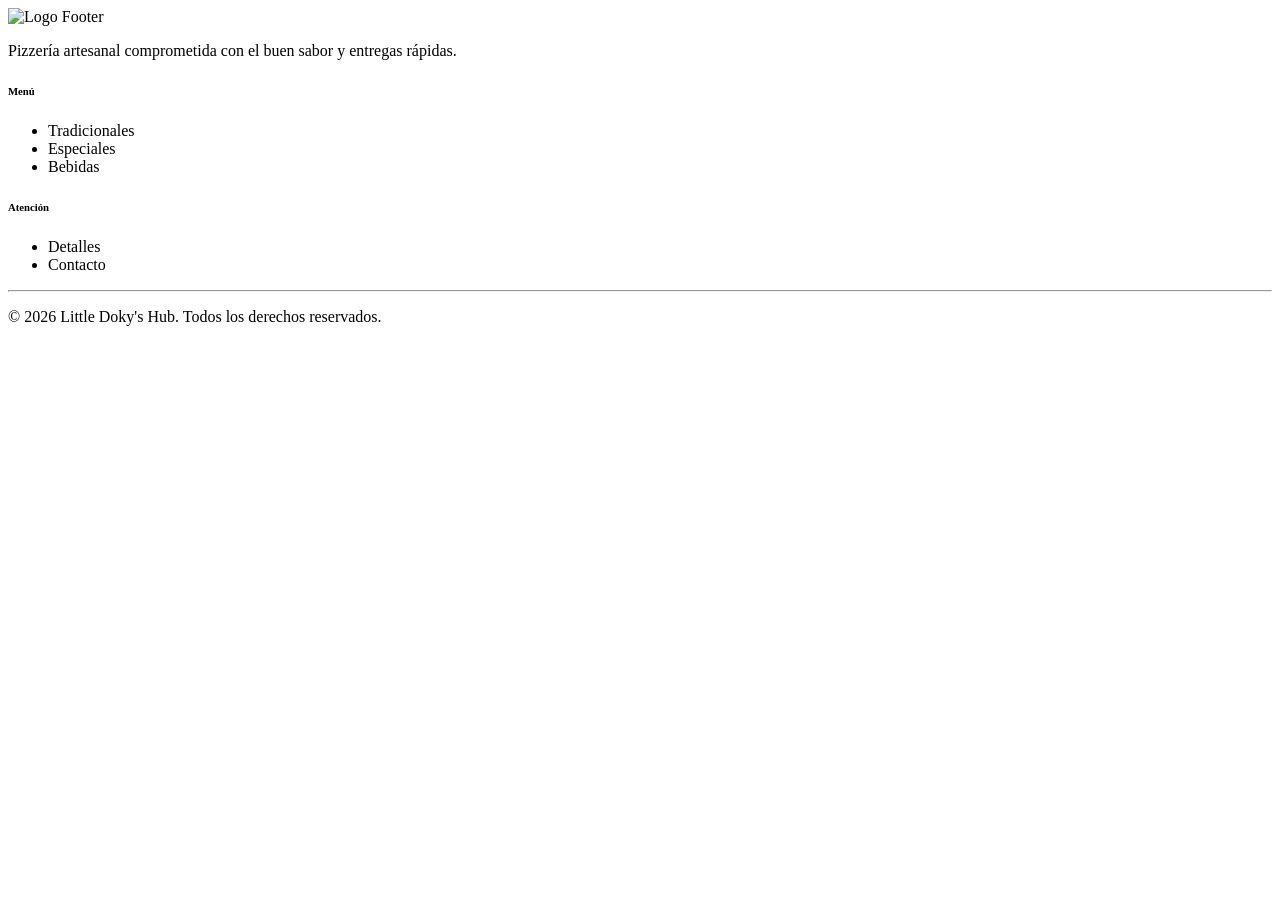
<file: src/main/resources/templates/fragments/footer.html>
<!DOCTYPE html>
<html lang="es" xmlns:th="http://www.thymeleaf.org">
<head>
</head>
<body>
    <footer class="pt-5 pb-4" th:fragment="footer">
        <div class="container">
            <div class="row g-4">
                <div class="col-12 col-md-4">
                    <img th:src="@{/images/logo.png}" class="img-fluid" alt="Logo Footer"
                        style="width: 80px; height: 80px; object-fit: contain;">
                    <p class="small text-secondary">Pizzería artesanal comprometida con el buen sabor y entregas
                        rápidas.</p>
                    <div class="d-flex gap-3 fs-5">
                        <a target="_blank" href="https://facebook.com"><i class="bi bi-facebook"></i></a>
                        <a target="_blank" href="https://instagram.com"><i class="bi bi-instagram"></i></a>
                        <a target="_blank" href="https://whatsapp.com"><i class="bi bi-whatsapp"></i></a>
                    </div>
                </div>

                <div class="col-6 col-md-4">
                    <h6>Menú</h6>
                    <ul class="list-unstyled small d-flex flex-column gap-1">
                        <li><a th:href="@{/categorias#clasicas}">Tradicionales</a></li>
                        <li><a th:href="@{/categorias#especiales}">Especiales</a></li>
                        <li><a th:href="@{/categorias#bebidas}">Bebidas</a></li>
                    </ul>
                </div>

                <div class="col-6 col-md-4">
                    <h6>Atención</h6>
                    <ul class="list-unstyled small d-flex flex-column gap-1">
                        <li><a th:href="@{/detalles}">Detalles</a></li>
                        <li><a th:href="@{/contacto}">Contacto</a></li>
                    </ul>
                </div>
            </div>

            <hr class="my-4">
            <p class="text-center small mb-0 text-secondary">
                &copy; 2026 Little Doky's Hub. Todos los derechos reservados.
            </p>
        </div>
    </footer>
</body>
</html>
</file>
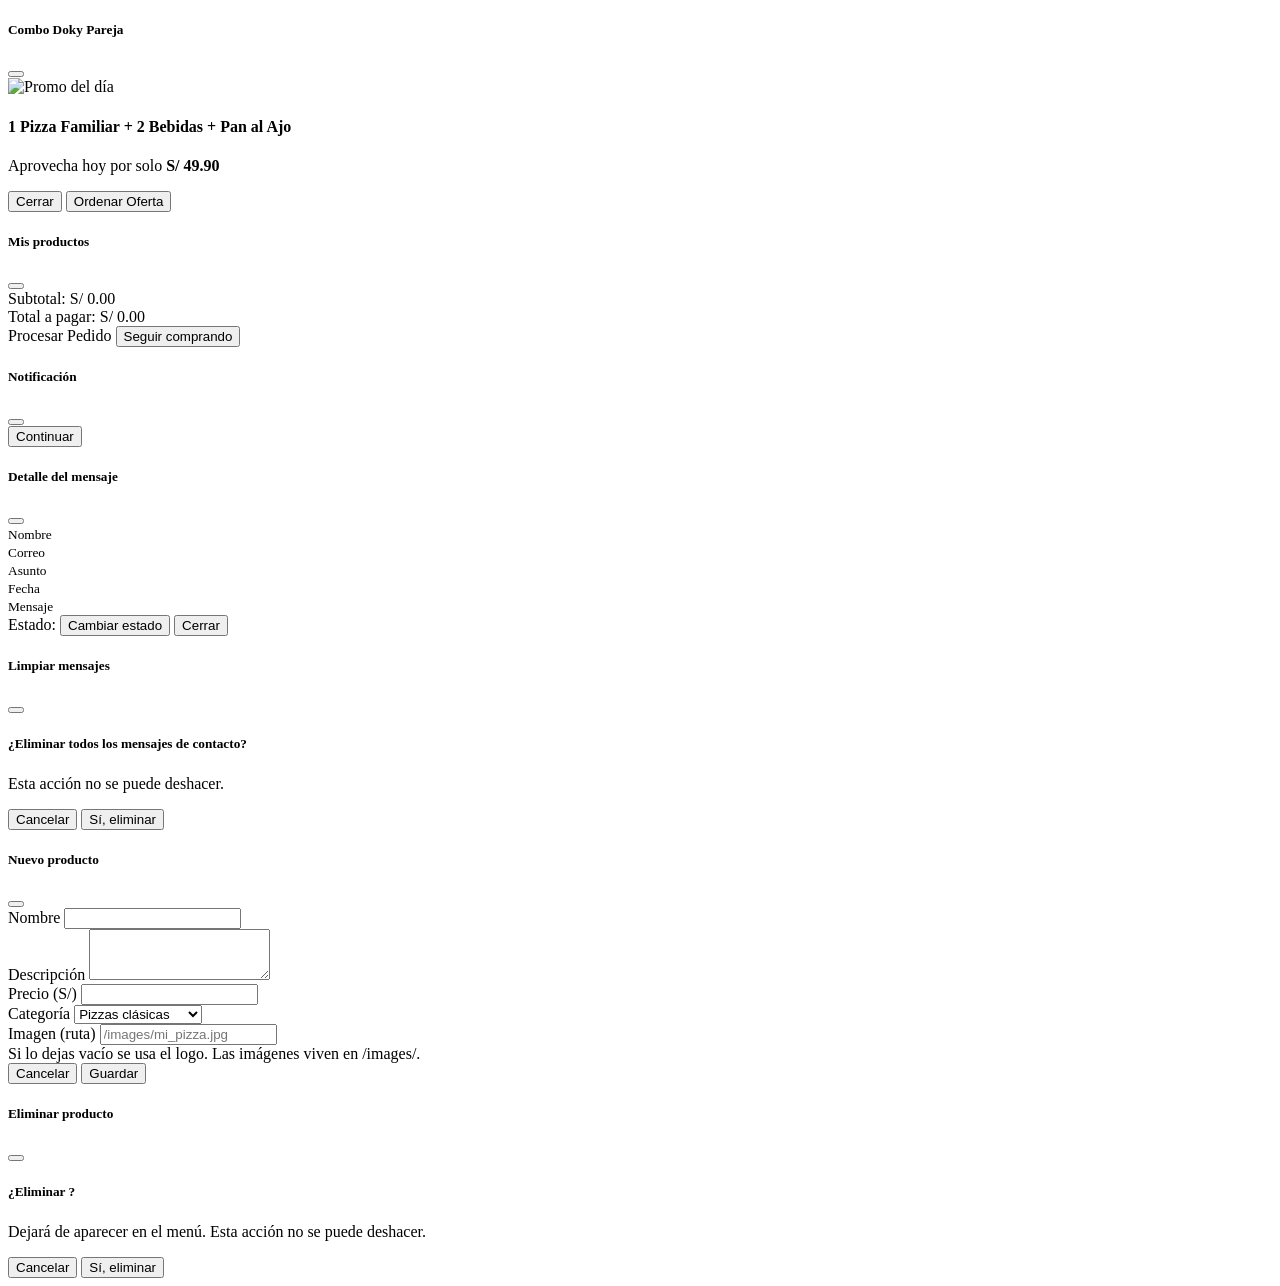
<file: src/main/resources/templates/fragments/modals.html>
<!DOCTYPE html>
<html lang="es" xmlns:th="http://www.thymeleaf.org">

<head>
</head>

<body>

    <div class="modal fade" id="modalPromo" tabindex="-1" th:fragment="modalPromo">
        <div class="modal-dialog modal-dialog-centered">
            <div class="modal-content">
                <div class="modal-header bg-dark text-white">
                    <h5 class="modal-title fw-bold" id="modalPromoLabel">Combo Doky Pareja</h5>
                    <button type="button" class="btn-close btn-close-white" data-bs-dismiss="modal"></button>
                </div>
                <div class="modal-body text-center py-4">
                    <img th:src="@{/images/promo_del_dia.jpg}" alt="Promo del día" class="img-fluid mb-3">
                    <h4 class="fw-bold text-danger">1 Pizza Familiar + 2 Bebidas + Pan al Ajo</h4>
                    <p class="text-muted">Aprovecha hoy por solo <strong>S/ 49.90</strong></p>
                </div>
                <div class="modal-footer">
                    <button type="button" class="btn btn-secondary" data-bs-dismiss="modal">Cerrar</button>
                    <button type="button" class="btn btn-main btn-agregar-promo">Ordenar Oferta</button>
                </div>
            </div>
        </div>
    </div>

    <div class="modal fade" id="modalCarrito" tabindex="-1" th:fragment="modalCarrito">
        <div class="modal-dialog modal-dialog-end m-0 h-100">
            <div class="modal-content h-100 rounded-0 border-0">
                <div class="modal-header bg-dark text-white rounded-0">
                    <h5 class="modal-title fw-bold" id="modalCarritoLabel">Mis productos</h5>
                    <button type="button" class="btn-close btn-close-white" data-bs-dismiss="modal"></button>
                </div>

                <div class="modal-body d-flex flex-column">
                    <div class="flex-grow-1 overflow-auto" id="cartItemsContainer"></div>

                    <div class="p-3">
                        <div class="border-top pt-3 mt-auto">
                            <div class="d-flex justify-content-between mb-1 text-muted small">
                                <span>Subtotal:</span>
                                <span id="cartSubtotal">S/ 0.00</span>
                            </div>
                            <div class="d-flex justify-content-between mb-3 fw-bold fs-5">
                                <span>Total a pagar:</span>
                                <span class="text-danger" id="cartTotal">S/ 0.00</span>
                            </div>
                            <div class="d-grid gap-2">
                                <a th:href="@{#}" class="btn btn-main">Procesar Pedido</a>
                                <button type="button" class="btn btn-outline-secondary btn-sm"
                                    data-bs-dismiss="modal">Seguir comprando</button>
                            </div>
                        </div>
                    </div>
                </div>
            </div>
        </div>
    </div>

    <div th:fragment="modalNotificacion" class="modal fade" id="modalNotificacion" tabindex="-1"
        aria-labelledby="modalNotificacionLabel" aria-hidden="true">
        <div class="modal-dialog modal-dialog-centered">
            <div class="modal-content">
                <div class="modal-header">
                    <h5 class="modal-title fw-bold" id="modalNotificacionLabel">Notificación</h5>
                    <button type="button" class="btn-close" data-bs-dismiss="modal" aria-label="Close"></button>
                </div>
                <div class="modal-body" id="modalNotificacionBody">
                </div>
                <div class="modal-footer">
                    <button type="button" class="btn btn-warning fw-semibold px-4" id="btnModalContinuar"
                        data-bs-dismiss="modal">Continuar</button>
                </div>
            </div>
        </div>
    </div>

    <div class="modal fade" id="modalMensaje" tabindex="-1" th:fragment="modalMensaje">
        <div class="modal-dialog modal-dialog-centered modal-lg">
            <div class="modal-content">
                <div class="modal-header bg-dark text-white">
                    <h5 class="modal-title fw-bold" id="modalMensajeLabel"><i
                            class="bi bi-envelope-open me-2"></i>Detalle del mensaje</h5>
                    <button type="button" class="btn-close btn-close-white" data-bs-dismiss="modal"></button>
                </div>
                <div class="modal-body">
                    <div class="row g-3 mb-3">
                        <div class="col-md-6">
                            <small class="text-muted d-block">Nombre</small>
                            <span class="fw-semibold" id="msgNombre"></span>
                        </div>
                        <div class="col-md-6">
                            <small class="text-muted d-block">Correo</small>
                            <span id="msgEmail"></span>
                        </div>
                        <div class="col-md-6">
                            <small class="text-muted d-block">Asunto</small>
                            <span id="msgAsunto"></span>
                        </div>
                        <div class="col-md-6">
                            <small class="text-muted d-block">Fecha</small>
                            <span id="msgFecha"></span>
                        </div>
                    </div>
                    <small class="text-muted d-block mb-1">Mensaje</small>
                    <div class="border rounded p-3 bg-light" id="msgTexto" style="white-space: pre-wrap;"></div>
                </div>
                <div class="modal-footer">
                    <span class="me-auto">Estado: <span class="badge text-bg-secondary" id="msgEstado"></span></span>
                    <button type="button" class="btn btn-outline-dark" id="btnCambiarEstadoModal">Cambiar
                        estado</button>
                    <button type="button" class="btn btn-secondary" data-bs-dismiss="modal">Cerrar</button>
                </div>
            </div>
        </div>
    </div>

    <div class="modal fade" id="modalLimpiarMensajes" tabindex="-1" th:fragment="modalLimpiarMensajes">
        <div class="modal-dialog modal-dialog-centered">
            <div class="modal-content">
                <div class="modal-header bg-dark text-white">
                    <h5 class="modal-title fw-bold" id="modalLimpiarMensajesLabel">Limpiar mensajes</h5>
                    <button type="button" class="btn-close btn-close-white" data-bs-dismiss="modal"></button>
                </div>
                <div class="modal-body text-center py-4">
                    <i class="bi bi-exclamation-triangle text-danger display-4"></i>
                    <h5 class="fw-bold mt-3">¿Eliminar todos los mensajes de contacto?</h5>
                    <p class="text-muted mb-0">Esta acción no se puede deshacer.</p>
                </div>
                <div class="modal-footer">
                    <button type="button" class="btn btn-secondary" data-bs-dismiss="modal">Cancelar</button>
                    <button type="button" class="btn btn-danger" id="btnConfirmarLimpiar">Sí, eliminar</button>
                </div>
            </div>
        </div>
    </div>

    <div class="modal fade" id="modalProducto" tabindex="-1" th:fragment="modalProducto">
        <div class="modal-dialog modal-dialog-centered">
            <div class="modal-content">
                <form th:action="@{/administracion/productos/guardar}" method="post">
                    <div class="modal-header bg-dark text-white">
                        <h5 class="modal-title fw-bold" id="modalProductoLabel">Nuevo producto</h5>
                        <button type="button" class="btn-close btn-close-white" data-bs-dismiss="modal"></button>
                    </div>
                    <div class="modal-body">
                        <input type="hidden" name="id" id="prodId">
                        <div class="mb-3">
                            <label for="prodNombre" class="form-label fw-semibold">Nombre</label>
                            <input type="text" class="form-control" id="prodNombre" name="nombre" maxlength="80"
                                required>
                        </div>
                        <div class="mb-3">
                            <label for="prodDescripcion" class="form-label fw-semibold">Descripción</label>
                            <textarea class="form-control" id="prodDescripcion" name="descripcion" rows="3"
                                maxlength="250"></textarea>
                        </div>
                        <div class="row g-3">
                            <div class="col-6">
                                <label for="prodPrecio" class="form-label fw-semibold">Precio (S/)</label>
                                <input type="number" class="form-control" id="prodPrecio" name="precio" min="0.01"
                                    step="0.01" required>
                            </div>
                            <div class="col-6">
                                <label for="prodCategoria" class="form-label fw-semibold">Categoría</label>
                                <!-- Nombre cambiado a codigoCategoria para evitar el conflicto con el objeto Categoria -->
                                <select class="form-select" id="prodCategoria" name="codigoCategoria" required>
                                    <option value="clasicas">Pizzas clásicas</option>
                                    <option value="especiales">Pizzas especiales</option>
                                    <option value="bebidas">Bebidas</option>
                                </select>
                            </div>
                        </div>
                        <div class="mt-3">
                            <label for="prodImagen" class="form-label fw-semibold">Imagen (ruta)</label>
                            <input type="text" class="form-control" id="prodImagen" name="imagenUrl"
                                placeholder="/images/mi_pizza.jpg">
                            <div class="form-text">Si lo dejas vacío se usa el logo. Las imágenes viven en /images/.
                            </div>
                        </div>
                    </div>
                    <div class="modal-footer">
                        <button type="button" class="btn btn-secondary" data-bs-dismiss="modal">Cancelar</button>
                        <button type="submit" class="btn btn-main" id="btnGuardarProducto">Guardar</button>
                    </div>
                </form>
            </div>
        </div>
    </div>

    <div class="modal fade" id="modalEliminarProducto" tabindex="-1" th:fragment="modalEliminarProducto">
        <div class="modal-dialog modal-dialog-centered">
            <div class="modal-content">
                <form id="formEliminarProducto" method="post" th:action="@{/administracion/productos/0/eliminar}">
                    <div class="modal-header bg-dark text-white">
                        <h5 class="modal-title fw-bold" id="modalEliminarProductoLabel">Eliminar producto</h5>
                        <button type="button" class="btn-close btn-close-white" data-bs-dismiss="modal"></button>
                    </div>
                    <div class="modal-body text-center py-4">
                        <i class="bi bi-trash text-danger display-4"></i>
                        <h5 class="fw-bold mt-3">¿Eliminar <span id="elimProdNombre" class="text-danger"></span>?</h5>
                        <p class="text-muted mb-0">Dejará de aparecer en el menú. Esta acción no se puede deshacer.</p>
                    </div>
                    <div class="modal-footer">
                        <button type="button" class="btn btn-secondary" data-bs-dismiss="modal">Cancelar</button>
                        <button type="submit" class="btn btn-danger">Sí, eliminar</button>
                    </div>
                </form>
            </div>
        </div>
    </div>

</body>

</html>
</file>
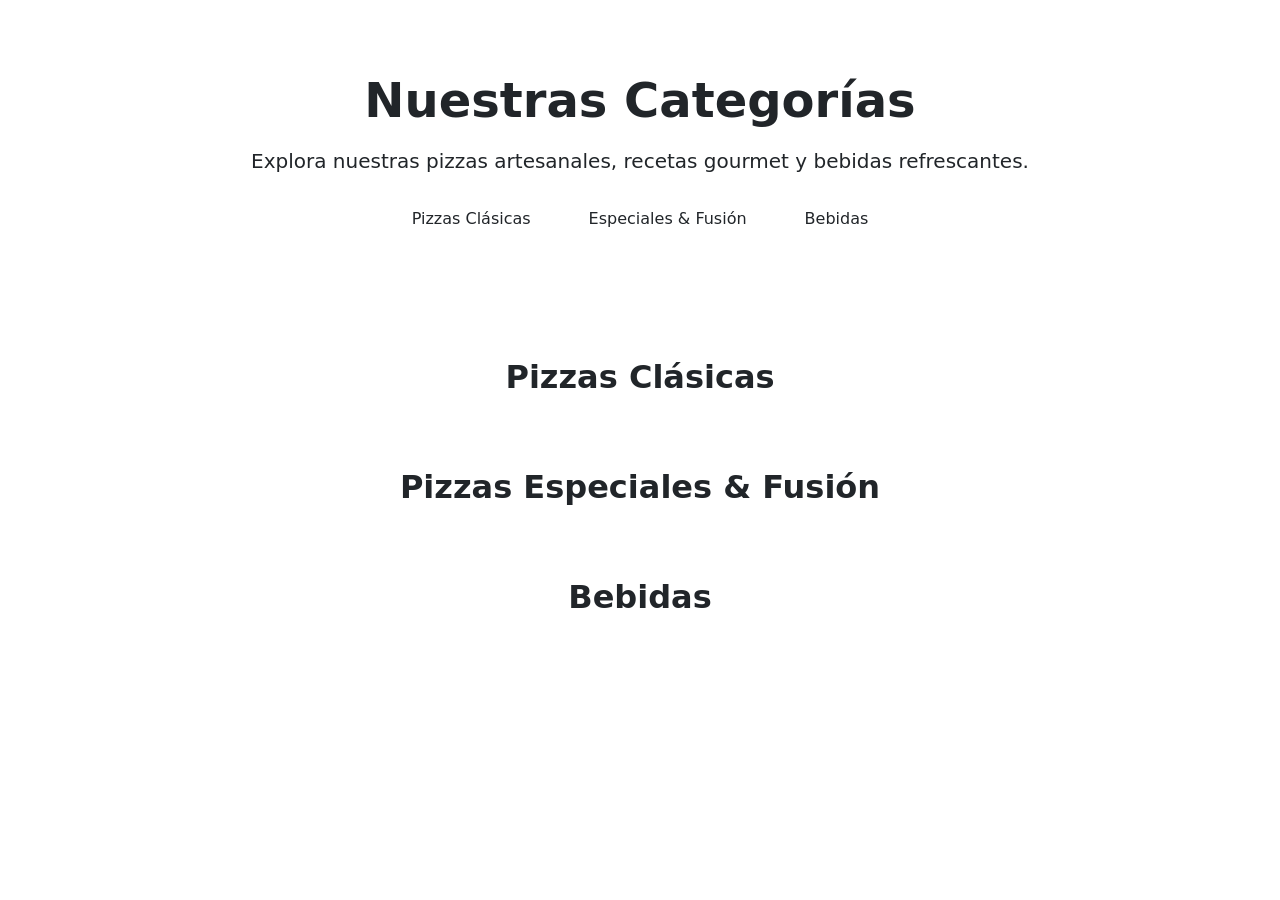
<file: src/main/resources/templates/shop/categorias.html>
<!DOCTYPE html>
<html lang="es" xmlns:th="http://www.thymeleaf.org">

<head>
    <meta charset="UTF-8">
    <meta name="viewport" content="width=device-width, initial-scale=1.0">
    <title>Little Doky's Hub - Categorías</title>
    <link rel="shortcut icon" th:href="@{/favicon.ico}" type="image/x-icon">
    <link href="https://cdn.jsdelivr.net/npm/bootstrap@5.3.3/dist/css/bootstrap.min.css" rel="stylesheet">
    <link rel="stylesheet" href="https://cdn.jsdelivr.net/npm/bootstrap-icons@1.11.3/font/bootstrap-icons.min.css">
    <link rel="stylesheet" th:href="@{/style/styles.css}">
</head>

<body>
    <div th:replace="~{fragments/header :: header('categorias')}"></div>

    <main>
        <!-- Banner idéntico al Index adaptado para Categorías -->
        <section class="banner-principal text-center py-5">
            <div class="container py-4">
                <h1 class="display-5 fw-bold mb-3">Nuestras Categorías</h1>
                <p class="lead mb-4">Explora nuestras pizzas artesanales, recetas gourmet y bebidas refrescantes.</p>
                <div class="d-flex justify-content-center gap-2 flex-wrap">
                    <a th:href="@{/categorias#clasicas}" class="btn btn-main px-4">Pizzas Clásicas</a>
                    <a th:href="@{/categorias#especiales}" class="btn btn-main px-4">Especiales & Fusión</a>
                    <a th:href="@{/categorias#bebidas}" class="btn btn-accent px-4">Bebidas</a>
                </div>
            </div>
        </section>

        <section class="container my-5" id="clasicas">
            <h2 class="text-center fw-bold mb-4">Pizzas Clásicas</h2>
            <div class="row g-4">
                <th:block th:each="pizza : ${clasicas}">
                    <div th:replace="~{fragments/cards :: tarjetaProducto(${pizza})}"></div>
                </th:block>
            </div>
        </section>

        <section class="container my-5" id="especiales">
            <h2 class="text-center fw-bold mb-4">Pizzas Especiales &amp; Fusión</h2>
            <div class="row g-4">
                <th:block th:each="pizza : ${especiales}">
                    <div th:replace="~{fragments/cards :: tarjetaProducto(${pizza})}"></div>
                </th:block>
            </div>
        </section>

        <section class="container my-5" id="bebidas">
            <h2 class="text-center fw-bold mb-4">Bebidas</h2>
            <div class="row g-4">
                <th:block th:each="bebida : ${bebidas}">
                    <div th:replace="~{fragments/cards :: tarjetaProducto(${bebida})}"></div>
                </th:block>
            </div>
        </section>
    </main>

    <!-- Modal Carrito -->
    <div th:replace="~{fragments/modals :: modalCarrito}"></div>

    <!-- Footer -->
    <footer th:replace="~{fragments/footer :: footer}"></footer>

    <script src="https://cdn.jsdelivr.net/npm/bootstrap@5.3.3/dist/js/bootstrap.bundle.min.js"></script>
    <script th:src="@{/js/main.js}"></script>
    <script th:src="@{/js/scroll.js}"></script>
</body>

</html>
</file>
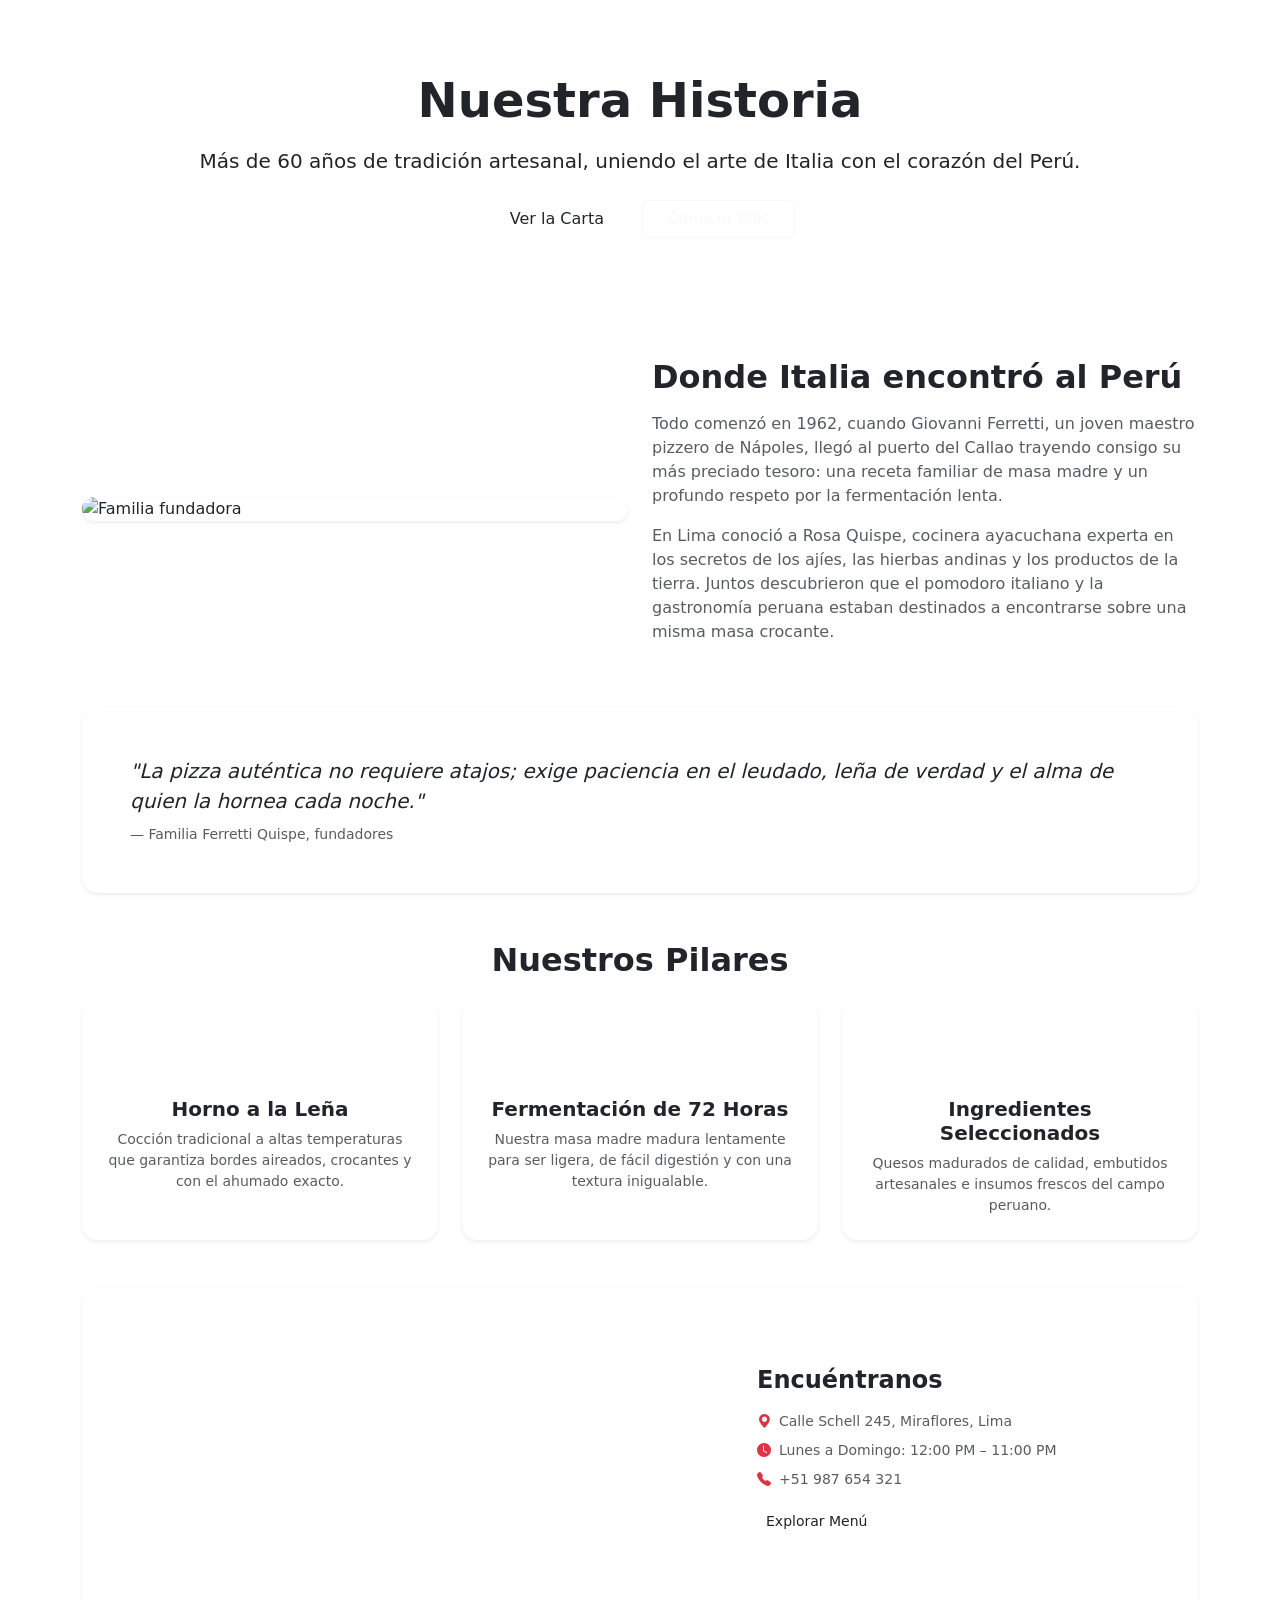
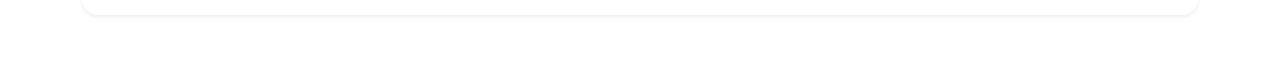
<file: src/main/resources/templates/shop/detalles.html>
<!DOCTYPE html>
<html lang="es" xmlns:th="http://www.thymeleaf.org">

<head>
    <meta charset="UTF-8">
    <meta name="viewport" content="width=device-width, initial-scale=1.0">
    <title>Little Doky's Hub - Detalles y Nuestra Historia</title>
    <link rel="shortcut icon" th:href="@{/favicon.ico}" type="image/x-icon">
    <link href="https://cdn.jsdelivr.net/npm/bootstrap@5.3.3/dist/css/bootstrap.min.css" rel="stylesheet">
    <link rel="stylesheet" href="https://cdn.jsdelivr.net/npm/bootstrap-icons@1.11.3/font/bootstrap-icons.min.css">
    <link rel="stylesheet" th:href="@{/style/styles.css}">
</head>

<body>
    <div th:replace="~{fragments/header :: header('detalles')}"></div>

    <main>

        <section class="banner-principal text-center py-5">
            <div class="container py-4">
                <h1 class="display-5 fw-bold mb-3">Nuestra Historia</h1>
                <p class="lead mb-4">Más de 60 años de tradición artesanal, uniendo el arte de Italia con el corazón del
                    Perú.</p>
                <div>
                    <a th:href="@{/categorias}" class="btn btn-main px-4 me-2">Ver la Carta</a>
                    <a th:href="@{#historia}" class="btn btn-outline-light px-4">Conocer Más</a>
                </div>
            </div>
        </section>

        <section class="container my-5" id="historia">
            <div class="row align-items-center g-4">
                <div class="col-12 col-md-6 fade-up">
                    <div class="overflow-hidden rounded-4 shadow-sm">
                        <img th:src="@{/images/historia_familia.jpg}" class="img-fluid w-100 img-card"
                            style="height: 320px;" alt="Familia fundadora">
                    </div>
                </div>
                <div class="col-12 col-md-6 fade-up">
                    <h2 class="fw-bold mb-3">Donde Italia encontró al Perú</h2>
                    <p class="text-muted">
                        Todo comenzó en 1962, cuando Giovanni Ferretti, un joven maestro pizzero de Nápoles, llegó al
                        puerto del Callao trayendo consigo su más preciado tesoro: una receta familiar de masa madre y
                        un profundo respeto por la fermentación lenta.
                    </p>
                    <p class="text-muted">
                        En Lima conoció a Rosa Quispe, cocinera ayacuchana experta en los secretos de los ajíes, las
                        hierbas andinas y los productos de la tierra. Juntos descubrieron que el pomodoro italiano y la
                        gastronomía peruana estaban destinados a encontrarse sobre una misma masa crocante.
                    </p>
                </div>
            </div>
        </section>

        <section class="container my-5 fade-up">
            <div class="card border-0 shadow-sm p-4 p-md-5 rounded-4 bg-white"
                style="border-left: 5px solid var(--color-primary) !important;">
                <blockquote class="fs-5 fst-italic mb-2 text-dark">
                    "La pizza auténtica no requiere atajos; exige paciencia en el leudado, leña de verdad y el alma de
                    quien la hornea cada noche."
                </blockquote>
                <figcaption class="text-muted small">— Familia Ferretti Quispe, fundadores</figcaption>
            </div>
        </section>

        <section class="container my-5">
            <h2 class="text-center fw-bold mb-4">Nuestros Pilares</h2>
            <div class="row g-4">
                <div class="col-12 col-md-4 fade-up">
                    <div class="card h-100 shadow-sm border-0 rounded-4 p-4 text-center bg-white">
                        <div class="rounded-circle d-flex align-items-center justify-content-center mx-auto mb-3 text-white"
                            style="width: 54px; height: 54px; background-color: var(--color-primary);">
                            <i class="bi bi-fire fs-4"></i>
                        </div>
                        <h5 class="fw-bold">Horno a la Leña</h5>
                        <p class="text-muted small mb-0">Cocción tradicional a altas temperaturas que garantiza bordes
                            aireados, crocantes y con el ahumado exacto.</p>
                    </div>
                </div>

                <div class="col-12 col-md-4 fade-up">
                    <div class="card h-100 shadow-sm border-0 rounded-4 p-4 text-center bg-white">
                        <div class="rounded-circle d-flex align-items-center justify-content-center mx-auto mb-3 text-white"
                            style="width: 54px; height: 54px; background-color: var(--color-primary);">
                            <i class="bi bi-clock-history fs-4"></i>
                        </div>
                        <h5 class="fw-bold">Fermentación de 72 Horas</h5>
                        <p class="text-muted small mb-0">Nuestra masa madre madura lentamente para ser ligera, de fácil
                            digestión y con una textura inigualable.</p>
                    </div>
                </div>

                <div class="col-12 col-md-4 fade-up">
                    <div class="card h-100 shadow-sm border-0 rounded-4 p-4 text-center bg-white">
                        <div class="rounded-circle d-flex align-items-center justify-content-center mx-auto mb-3 text-white"
                            style="width: 54px; height: 54px; background-color: var(--color-primary);">
                            <i class="bi bi-award fs-4"></i>
                        </div>
                        <h5 class="fw-bold">Ingredientes Seleccionados</h5>
                        <p class="text-muted small mb-0">Quesos madurados de calidad, embutidos artesanales e insumos
                            frescos del campo peruano.</p>
                    </div>
                </div>
            </div>
        </section>

        <section class="container my-5 fade-up" id="ubicacion">
            <div class="card border-0 shadow-sm rounded-4 overflow-hidden bg-white">
                <div class="row g-0">
                    <div class="col-12 col-lg-7">
                        <iframe
                            src="https://www.google.com/maps/embed?pb=!1m18!1m12!1m3!1d3901.2143!2d-77.0282!3d-12.1197!2m3!1f0!2f0!3f0!3m2!1i1024!2i768!4f13.1!3m3!1m2!1s0x9105c83f4e6a4c5d%3A0x1234567890abcdef!2sMiraflores%2C+Lima!5e0!3m2!1ses!2spe!4v1700000000000!5m2!1ses!2spe"
                            class="w-100 h-100 border-0" style="min-height: 320px;" allowfullscreen=""
                            loading="lazy"></iframe>
                    </div>
                    <div class="col-12 col-lg-5 p-4 d-flex flex-column justify-content-center">
                        <h4 class="fw-bold mb-3">Encuéntranos</h4>
                        <p class="text-muted small mb-2"><i class="bi bi-geo-alt-fill text-danger me-2"></i>Calle Schell
                            245, Miraflores, Lima</p>
                        <p class="text-muted small mb-2"><i class="bi bi-clock-fill text-danger me-2"></i>Lunes a
                            Domingo: 12:00 PM – 11:00 PM</p>
                        <p class="text-muted small mb-3"><i class="bi bi-telephone-fill text-danger me-2"></i>+51 987
                            654 321</p>
                        <a th:href="@{/categorias}" class="btn btn-main btn-sm align-self-start">Explorar Menú</a>
                    </div>
                </div>
            </div>
        </section>
    </main>

    <div th:replace="~{fragments/modals :: modalCarrito}"></div>

    <footer th:replace="~{fragments/footer :: footer}"></footer>

    <script src="https://cdn.jsdelivr.net/npm/bootstrap@5.3.3/dist/js/bootstrap.bundle.min.js"></script>
    <script th:src="@{/js/main.js}"></script>
    <script th:src="@{/js/scroll.js}"></script>
</body>

</html>
</file>
